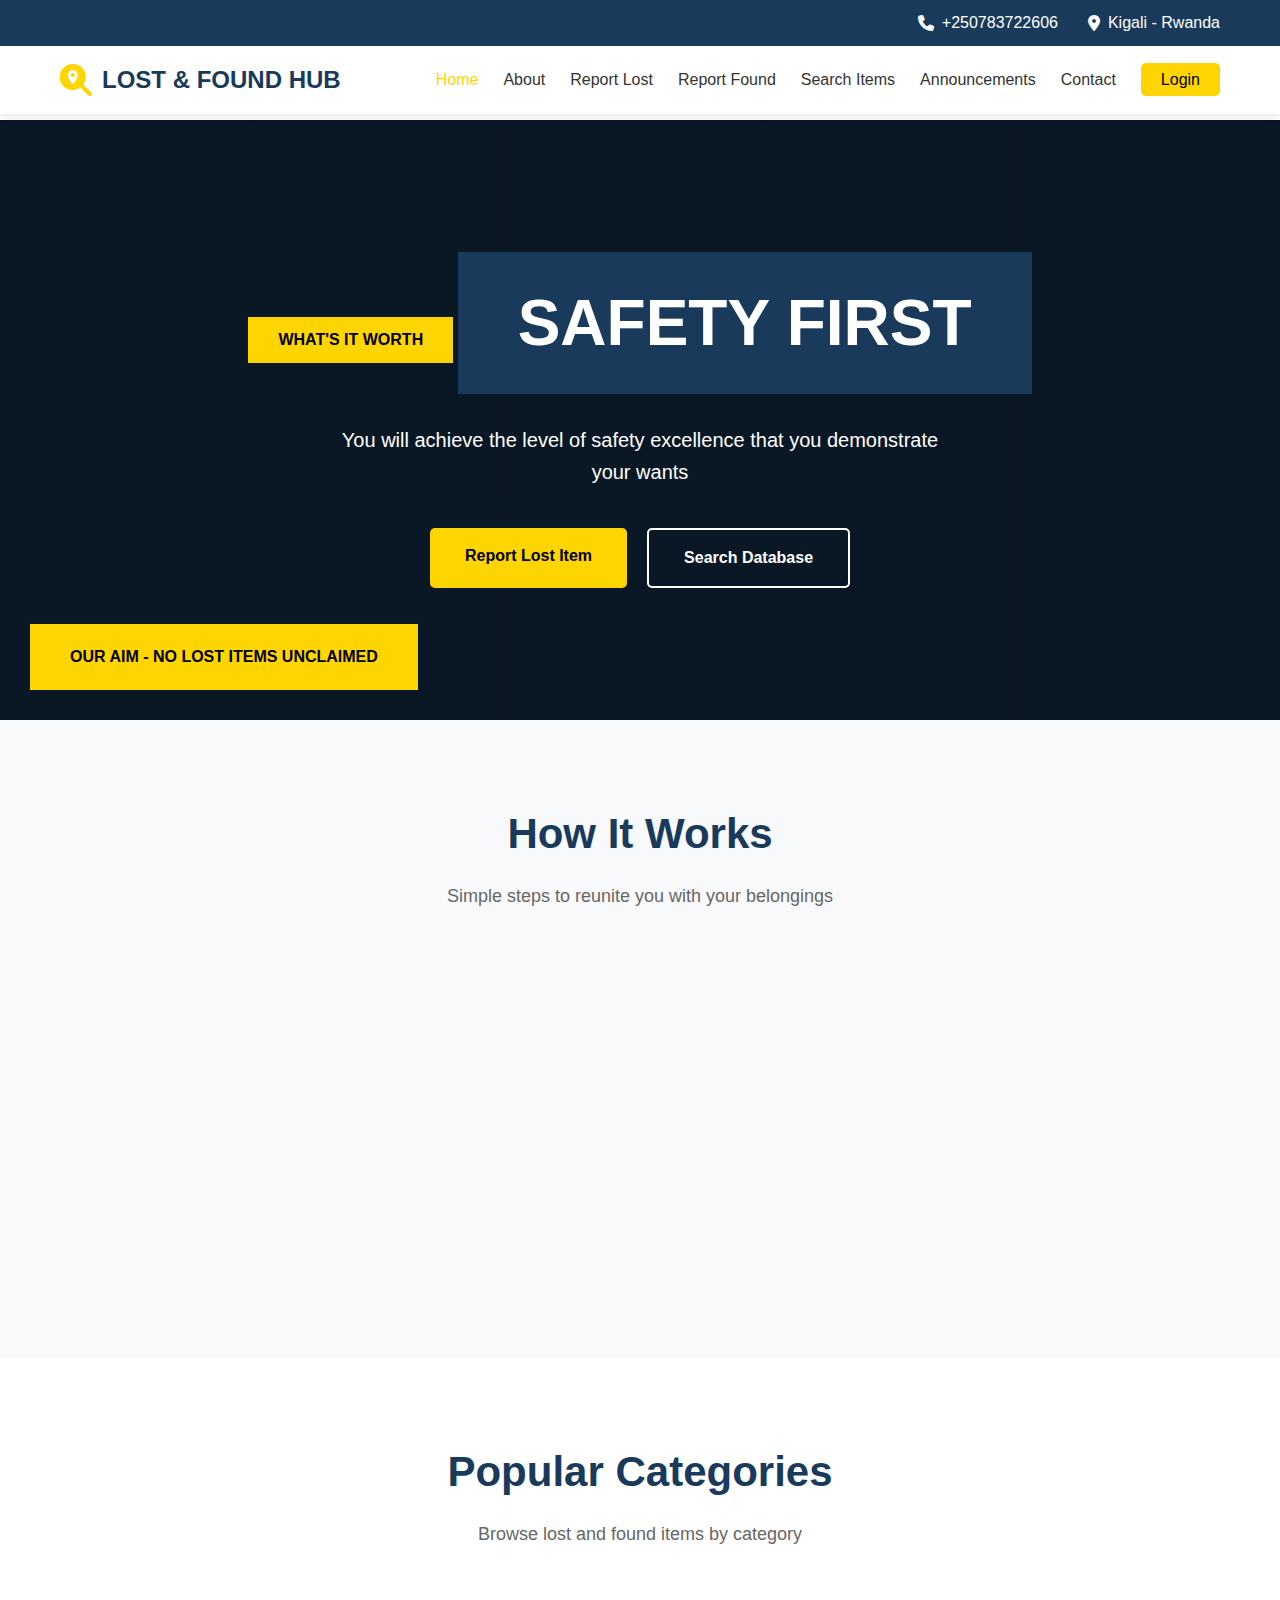
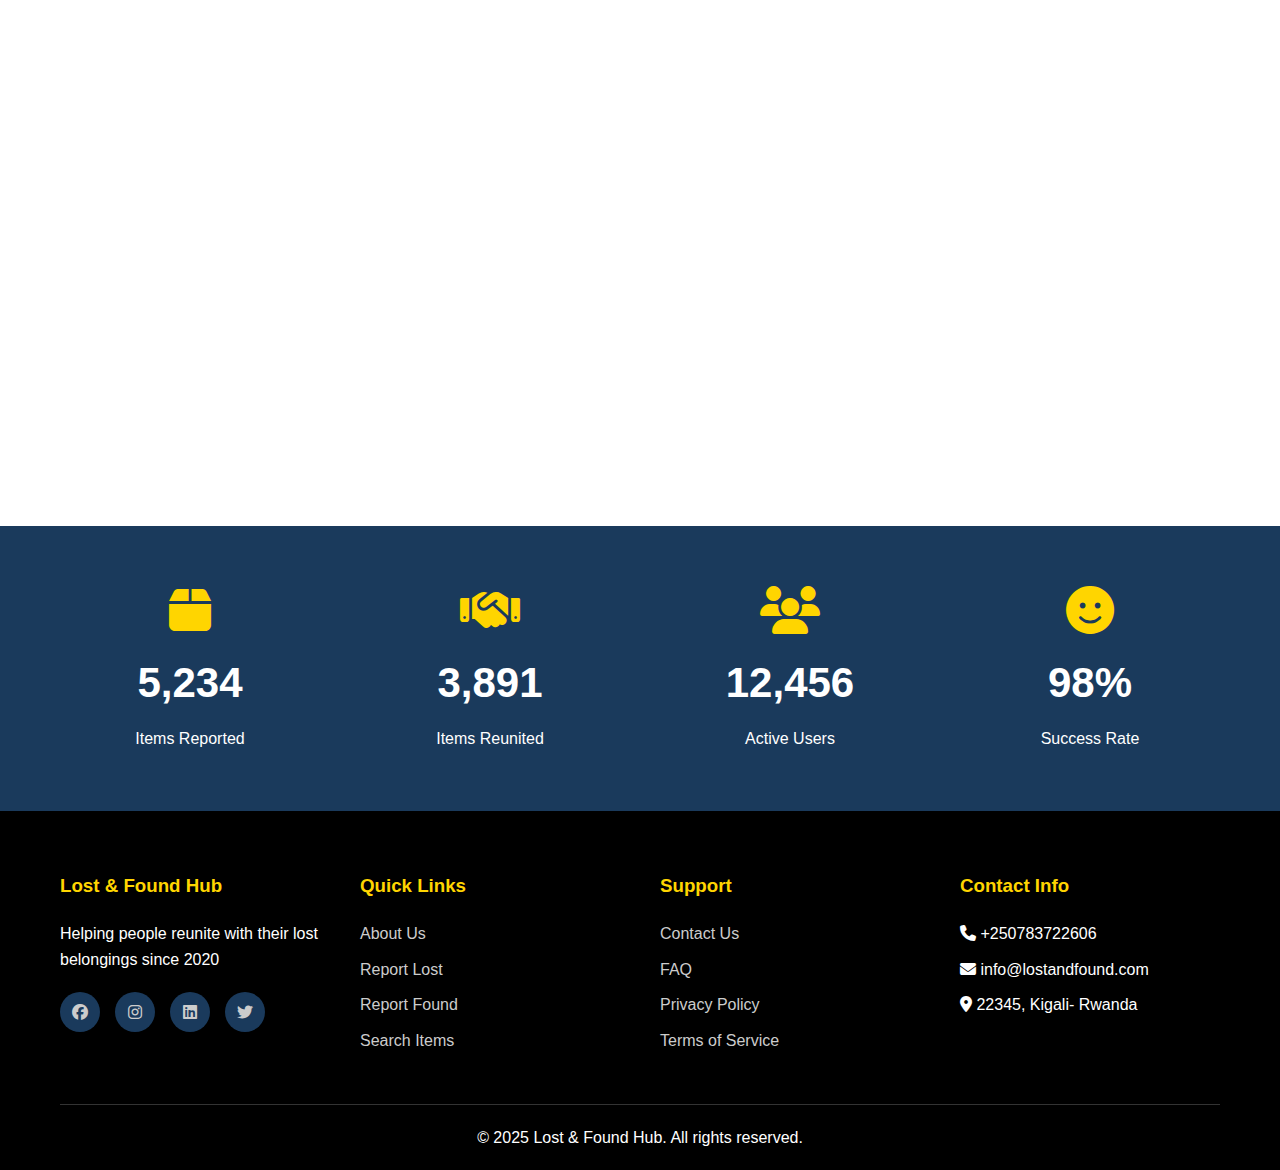
<file: index.html>
<!DOCTYPE html>
<html lang="en">
<head>
    <meta charset="UTF-8">
    <meta name="viewport" content="width=device-width, initial-scale=1.0">
    <title>Lost & Found Hub - Find What Matters</title>
    <link rel="stylesheet" href="styles.css">
    <link rel="stylesheet" href="https://cdnjs.cloudflare.com/ajax/libs/font-awesome/6.4.0/css/all.min.css">
</head>
<body>
    <!-- Header -->
    <header class="header">
        <div class="top-bar">
            <div class="container">
                <div class="contact-info">
                    <div class="info-item">
                        <i class="fas fa-phone"></i>
                        <span>+250783722606</span>
                    </div>
                    <div class="info-item">
                        <i class="fas fa-map-marker-alt"></i>
                        <span>Kigali - Rwanda</span>
                    </div>
                </div>
            </div>
        </div>
        
        <nav class="navbar">
            <div class="container">
                <div class="logo">
                    <i class="fas fa-search-location"></i>
                    <h1>LOST & FOUND HUB</h1>
                </div>
                <ul class="nav-menu">
                    <li><a href="index.html" class="active">Home</a></li>
                    <li><a href="about.html">About</a></li>
                    <li><a href="report-lost.html">Report Lost</a></li>
                    <li><a href="report-found.html">Report Found</a></li>
                    <li><a href="search-items.html">Search Items</a></li>
                    <li><a href="announcements.html">Announcements</a></li>
                    <li><a href="contact.html">Contact</a></li>
                    <li><a href="login.html" class="btn-login">Login</a></li>
                </ul>
                <div class="hamburger">
                    <span></span>
                    <span></span>
                    <span></span>
                </div>
            </div>
        </nav>
    </header>

    <!-- Hero Section -->
    <section class="hero">
        <div class="hero-overlay"></div>
        <div class="container">
            <div class="hero-content">
                <div class="hero-badge">WHAT'S IT WORTH</div>
                <h2 class="hero-title">SAFETY FIRST</h2>
                <p class="hero-text">You will achieve the level of safety excellence that you demonstrate your wants</p>
                <div class="hero-buttons">
                    <a href="report-lost.html" class="btn btn-primary">Report Lost Item</a>
                    <a href="search-items.html" class="btn btn-secondary">Search Database</a>
                </div>
            </div>
        </div>
        <div class="hero-aim">
            <p>OUR AIM - NO LOST ITEMS UNCLAIMED</p>
        </div>
    </section>

    <!-- Features Section -->
    <section class="features">
        <div class="container">
            <div class="section-header">
                <h2>How It Works</h2>
                <p>Simple steps to reunite you with your belongings</p>
            </div>
            <div class="features-grid">
                <div class="feature-card">
                    <div class="feature-icon">
                        <i class="fas fa-exclamation-triangle"></i>
                    </div>
                    <h3>Report Lost</h3>
                    <p>Quickly report your lost item with detailed description and location</p>
                </div>
                <div class="feature-card">
                    <div class="feature-icon">
                        <i class="fas fa-check-circle"></i>
                    </div>
                    <h3>Report Found</h3>
                    <p>Found something? Help someone by reporting it to our database</p>
                </div>
                <div class="feature-card">
                    <div class="feature-icon">
                        <i class="fas fa-search"></i>
                    </div>
                    <h3>Search Database</h3>
                    <p>Search our comprehensive database of lost and found items</p>
                </div>
                <div class="feature-card">
                    <div class="feature-icon">
                        <i class="fas fa-bell"></i>
                    </div>
                    <h3>Get Notifications</h3>
                    <p>Receive instant alerts when matching items are found</p>
                </div>
            </div>
        </div>
    </section>

    <!-- Categories Section -->
    <section class="categories">
        <div class="container">
            <div class="section-header">
                <h2>Popular Categories</h2>
                <p>Browse lost and found items by category</p>
            </div>
            <div class="categories-grid">
                <div class="category-card">
                    <i class="fas fa-id-card"></i>
                    <h3>IDs & Documents</h3>
                    <span class="count">324 items</span>
                </div>
                <div class="category-card">
                    <i class="fas fa-mobile-alt"></i>
                    <h3>Electronics</h3>
                    <span class="count">189 items</span>
                </div>
                <div class="category-card">
                    <i class="fas fa-wallet"></i>
                    <h3>Wallets & Purses</h3>
                    <span class="count">256 items</span>
                </div>
                <div class="category-card">
                    <i class="fas fa-key"></i>
                    <h3>Keys</h3>
                    <span class="count">412 items</span>
                </div>
                <div class="category-card">
                    <i class="fas fa-camera"></i>
                    <h3>Personal Items</h3>
                    <span class="count">178 items</span>
                </div>
                <div class="category-card">
                    <i class="fas fa-briefcase"></i>
                    <h3>Bags & Luggage</h3>
                    <span class="count">143 items</span>
                </div>
            </div>
        </div>
    </section>

    <!-- Stats Section -->
    <section class="stats">
        <div class="container">
            <div class="stats-grid">
                <div class="stat-item">
                    <i class="fas fa-box"></i>
                    <h3>5,234</h3>
                    <p>Items Reported</p>
                </div>
                <div class="stat-item">
                    <i class="fas fa-handshake"></i>
                    <h3>3,891</h3>
                    <p>Items Reunited</p>
                </div>
                <div class="stat-item">
                    <i class="fas fa-users"></i>
                    <h3>12,456</h3>
                    <p>Active Users</p>
                </div>
                <div class="stat-item">
                    <i class="fas fa-smile"></i>
                    <h3>98%</h3>
                    <p>Success Rate</p>
                </div>
            </div>
        </div>
    </section>

    <!-- Footer -->
    <footer class="footer">
        <div class="container">
            <div class="footer-content">
                <div class="footer-section">
                    <h3>Lost & Found Hub</h3>
                    <p>Helping people reunite with their lost belongings since 2020</p>
                    <div class="social-links">
                        <a href="#"><i class="fab fa-facebook"></i></a>
                        <a href="#"><i class="fab fa-instagram"></i></a>
                        <a href="#"><i class="fab fa-linkedin"></i></a>
                        <a href="#"><i class="fab fa-twitter"></i></a>
                    </div>
                </div>
                <div class="footer-section">
                    <h3>Quick Links</h3>
                    <ul>
                        <li><a href="about.html">About Us</a></li>
                        <li><a href="report-lost.html">Report Lost</a></li>
                        <li><a href="report-found.html">Report Found</a></li>
                        <li><a href="search-items.html">Search Items</a></li>
                    </ul>
                </div>
                <div class="footer-section">
                    <h3>Support</h3>
                    <ul>
                        <li><a href="contact.html">Contact Us</a></li>
                        <li><a href="#">FAQ</a></li>
                        <li><a href="#">Privacy Policy</a></li>
                        <li><a href="#">Terms of Service</a></li>
                    </ul>
                </div>
                <div class="footer-section">
                    <h3>Contact Info</h3>
                    <ul>
                        <li><i class="fas fa-phone"></i> +250783722606</li>
                        <li><i class="fas fa-envelope"></i> info@lostandfound.com</li>
                        <li><i class="fas fa-map-marker-alt"></i> 22345, Kigali- Rwanda</li>
                    </ul>
                </div>
            </div>
            <div class="footer-bottom">
                <p>&copy; 2025 Lost & Found Hub. All rights reserved.</p>
            </div>
        </div>
    </footer>

    <script src="script.js"></script>
</body>
</html>
</file>
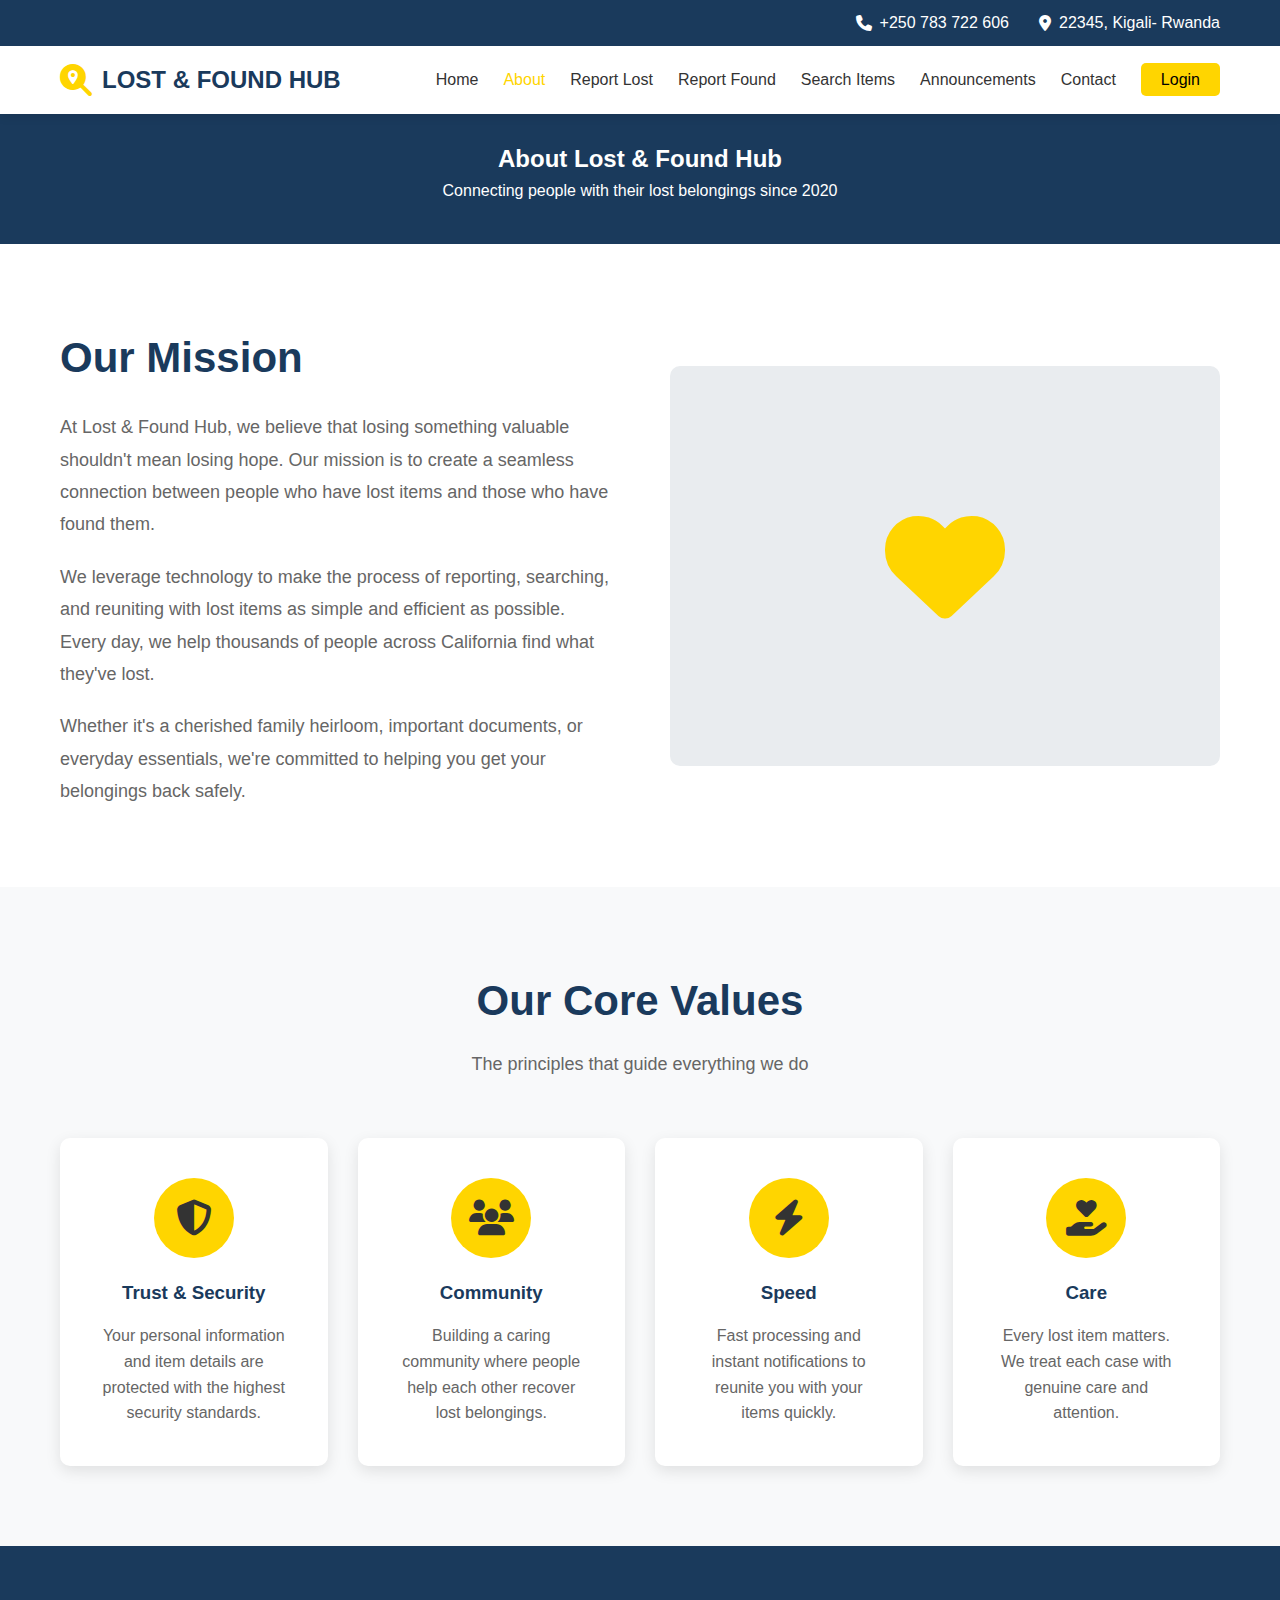
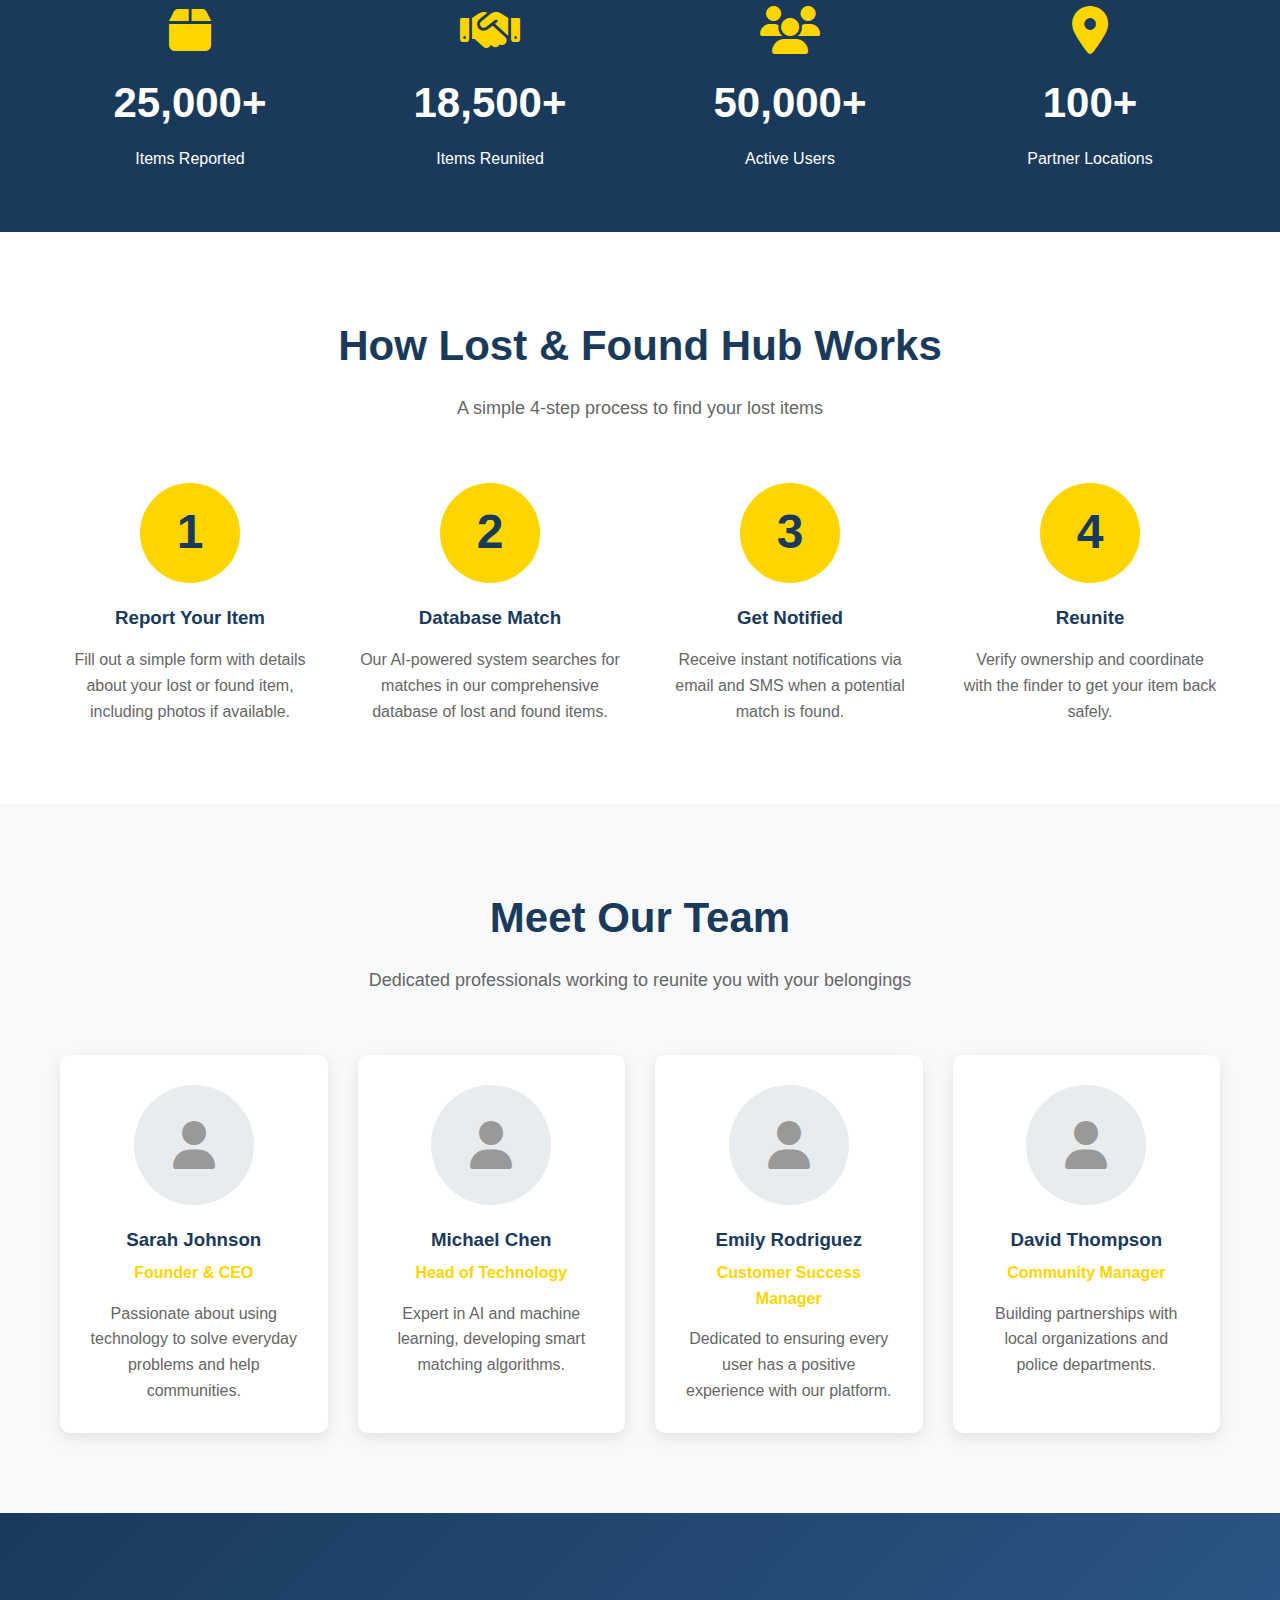
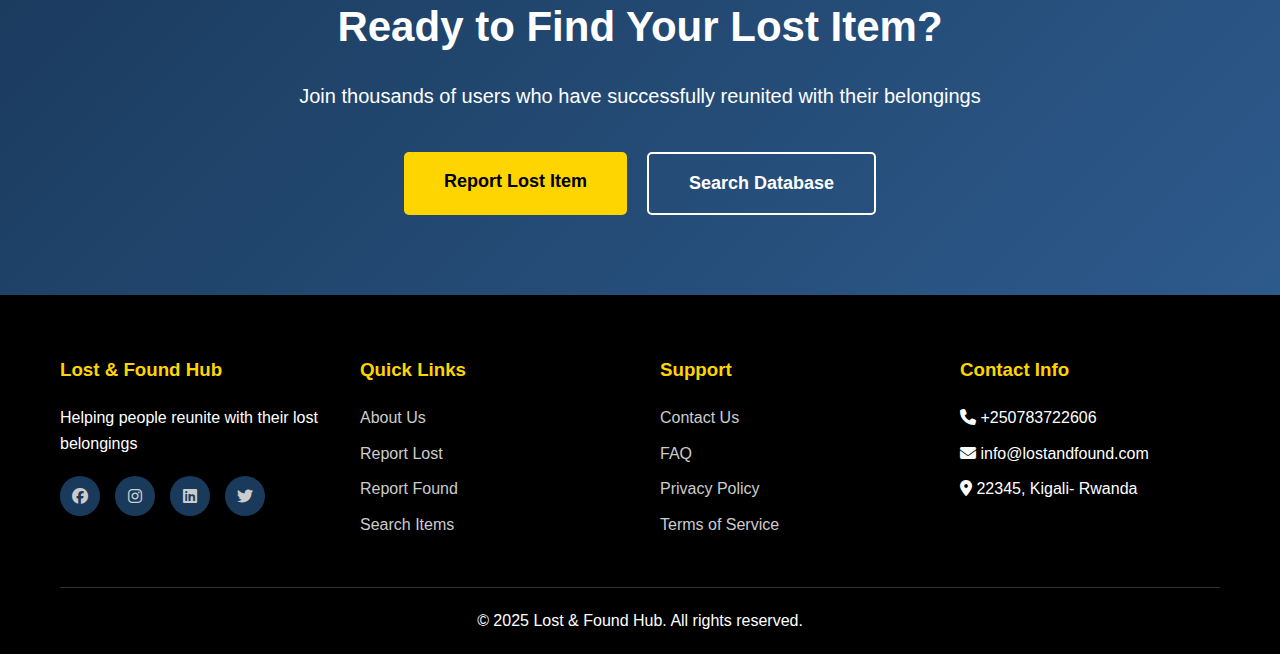
<file: about.html>
<!DOCTYPE html>
<html lang="en">
<head>
    <meta charset="UTF-8">
    <meta name="viewport" content="width=device-width, initial-scale=1.0">
    <title>About Us - Lost & Found Hub</title>
    <link rel="stylesheet" href="styles.css">
    <link rel="stylesheet" href="https://cdnjs.cloudflare.com/ajax/libs/font-awesome/6.4.0/css/all.min.css">
</head>
<body>
    <header class="header">
        <div class="top-bar">
            <div class="container">
                <div class="contact-info">
                    <div class="info-item">
                        <i class="fas fa-phone"></i>
                        <span>+250 783 722 606</span>
                    </div>
                    <div class="info-item">
                        <i class="fas fa-map-marker-alt"></i>
                        <span>22345, Kigali- Rwanda</span>
                    </div>
                </div>
            </div>
        </div>
        
        <nav class="navbar">
            <div class="container">
                <div class="logo">
                    <i class="fas fa-search-location"></i>
                    <h1>LOST & FOUND HUB</h1>
                </div>
                <ul class="nav-menu">
                    <li><a href="index.html">Home</a></li>
                    <li><a href="about.html" class="active">About</a></li>
                    <li><a href="report-lost.html">Report Lost</a></li>
                    <li><a href="report-found.html">Report Found</a></li>
                    <li><a href="search-items.html">Search Items</a></li>
                    <li><a href="announcements.html">Announcements</a></li>
                    <li><a href="contact.html">Contact</a></li>
                    <li><a href="login.html" class="btn-login">Login</a></li>
                </ul>
                <div class="hamburger">
                    <span></span>
                    <span></span>
                    <span></span>
                </div>
            </div>
        </nav>
    </header>

    <section class="search-header">
        <div class="container">
            <h2>About Lost & Found Hub</h2>
            <p>Connecting people with their lost belongings since 2020</p>
        </div>
    </section>

    <!-- Mission Section -->
    <section style="padding: 80px 0;">
        <div class="container">
            <div style="display: grid; grid-template-columns: 1fr 1fr; gap: 60px; align-items: center;">
                <div>
                    <h2 style="color: #1a3a5c; font-size: 42px; margin-bottom: 20px;">Our Mission</h2>
                    <p style="color: #666; font-size: 18px; line-height: 1.8; margin-bottom: 20px;">
                        At Lost & Found Hub, we believe that losing something valuable shouldn't mean losing hope. Our mission is to create a seamless connection between people who have lost items and those who have found them.
                    </p>
                    <p style="color: #666; font-size: 18px; line-height: 1.8; margin-bottom: 20px;">
                        We leverage technology to make the process of reporting, searching, and reuniting with lost items as simple and efficient as possible. Every day, we help thousands of people across California find what they've lost.
                    </p>
                    <p style="color: #666; font-size: 18px; line-height: 1.8;">
                        Whether it's a cherished family heirloom, important documents, or everyday essentials, we're committed to helping you get your belongings back safely.
                    </p>
                </div>
                <div style="background: #e9ecef; height: 400px; border-radius: 10px; display: flex; align-items: center; justify-content: center;">
                    <i class="fas fa-heart" style="font-size: 120px; color: #FFD500;"></i>
                </div>
            </div>
        </div>
    </section>

    <!-- Values Section -->
    <section style="padding: 80px 0; background: #f8f9fa;">
        <div class="container">
            <div class="section-header">
                <h2>Our Core Values</h2>
                <p>The principles that guide everything we do</p>
            </div>
            <div style="display: grid; grid-template-columns: repeat(auto-fit, minmax(250px, 1fr)); gap: 30px;">
                <div style="background: white; padding: 40px; text-align: center; border-radius: 10px; box-shadow: 0 5px 15px rgba(0,0,0,0.1);">
                    <div style="width: 80px; height: 80px; background: #FFD500; border-radius: 50%; display: flex; align-items: center; justify-content: center; margin: 0 auto 20px;">
                        <i class="fas fa-shield-alt" style="font-size: 36px;"></i>
                    </div>
                    <h3 style="color: #1a3a5c; margin-bottom: 15px;">Trust & Security</h3>
                    <p style="color: #666;">Your personal information and item details are protected with the highest security standards.</p>
                </div>
                <div style="background: white; padding: 40px; text-align: center; border-radius: 10px; box-shadow: 0 5px 15px rgba(0,0,0,0.1);">
                    <div style="width: 80px; height: 80px; background: #FFD500; border-radius: 50%; display: flex; align-items: center; justify-content: center; margin: 0 auto 20px;">
                        <i class="fas fa-users" style="font-size: 36px;"></i>
                    </div>
                    <h3 style="color: #1a3a5c; margin-bottom: 15px;">Community</h3>
                    <p style="color: #666;">Building a caring community where people help each other recover lost belongings.</p>
                </div>
                <div style="background: white; padding: 40px; text-align: center; border-radius: 10px; box-shadow: 0 5px 15px rgba(0,0,0,0.1);">
                    <div style="width: 80px; height: 80px; background: #FFD500; border-radius: 50%; display: flex; align-items: center; justify-content: center; margin: 0 auto 20px;">
                        <i class="fas fa-bolt" style="font-size: 36px;"></i>
                    </div>
                    <h3 style="color: #1a3a5c; margin-bottom: 15px;">Speed</h3>
                    <p style="color: #666;">Fast processing and instant notifications to reunite you with your items quickly.</p>
                </div>
                <div style="background: white; padding: 40px; text-align: center; border-radius: 10px; box-shadow: 0 5px 15px rgba(0,0,0,0.1);">
                    <div style="width: 80px; height: 80px; background: #FFD500; border-radius: 50%; display: flex; align-items: center; justify-content: center; margin: 0 auto 20px;">
                        <i class="fas fa-hand-holding-heart" style="font-size: 36px;"></i>
                    </div>
                    <h3 style="color: #1a3a5c; margin-bottom: 15px;">Care</h3>
                    <p style="color: #666;">Every lost item matters. We treat each case with genuine care and attention.</p>
                </div>
            </div>
        </div>
    </section>

    <!-- Stats Section -->
    <section class="stats">
        <div class="container">
            <div class="stats-grid">
                <div class="stat-item">
                    <i class="fas fa-box"></i>
                    <h3>25,000+</h3>
                    <p>Items Reported</p>
                </div>
                <div class="stat-item">
                    <i class="fas fa-handshake"></i>
                    <h3>18,500+</h3>
                    <p>Items Reunited</p>
                </div>
                <div class="stat-item">
                    <i class="fas fa-users"></i>
                    <h3>50,000+</h3>
                    <p>Active Users</p>
                </div>
                <div class="stat-item">
                    <i class="fas fa-map-marker-alt"></i>
                    <h3>100+</h3>
                    <p>Partner Locations</p>
                </div>
            </div>
        </div>
    </section>

    <!-- How It Works Section -->
    <section style="padding: 80px 0;">
        <div class="container">
            <div class="section-header">
                <h2>How Lost & Found Hub Works</h2>
                <p>A simple 4-step process to find your lost items</p>
            </div>
            <div style="display: grid; grid-template-columns: repeat(auto-fit, minmax(250px, 1fr)); gap: 40px;">
                <div style="text-align: center;">
                    <div style="width: 100px; height: 100px; background: #FFD500; border-radius: 50%; display: flex; align-items: center; justify-content: center; margin: 0 auto 20px; font-size: 48px; font-weight: bold; color: #1a3a5c;">1</div>
                    <h3 style="color: #1a3a5c; margin-bottom: 15px;">Report Your Item</h3>
                    <p style="color: #666;">Fill out a simple form with details about your lost or found item, including photos if available.</p>
                </div>
                <div style="text-align: center;">
                    <div style="width: 100px; height: 100px; background: #FFD500; border-radius: 50%; display: flex; align-items: center; justify-content: center; margin: 0 auto 20px; font-size: 48px; font-weight: bold; color: #1a3a5c;">2</div>
                    <h3 style="color: #1a3a5c; margin-bottom: 15px;">Database Match</h3>
                    <p style="color: #666;">Our AI-powered system searches for matches in our comprehensive database of lost and found items.</p>
                </div>
                <div style="text-align: center;">
                    <div style="width: 100px; height: 100px; background: #FFD500; border-radius: 50%; display: flex; align-items: center; justify-content: center; margin: 0 auto 20px; font-size: 48px; font-weight: bold; color: #1a3a5c;">3</div>
                    <h3 style="color: #1a3a5c; margin-bottom: 15px;">Get Notified</h3>
                    <p style="color: #666;">Receive instant notifications via email and SMS when a potential match is found.</p>
                </div>
                <div style="text-align: center;">
                    <div style="width: 100px; height: 100px; background: #FFD500; border-radius: 50%; display: flex; align-items: center; justify-content: center; margin: 0 auto 20px; font-size: 48px; font-weight: bold; color: #1a3a5c;">4</div>
                    <h3 style="color: #1a3a5c; margin-bottom: 15px;">Reunite</h3>
                    <p style="color: #666;">Verify ownership and coordinate with the finder to get your item back safely.</p>
                </div>
            </div>
        </div>
    </section>

    <!-- Team Section -->
    <section style="padding: 80px 0; background: #f8f9fa;">
        <div class="container">
            <div class="section-header">
                <h2>Meet Our Team</h2>
                <p>Dedicated professionals working to reunite you with your belongings</p>
            </div>
            <div style="display: grid; grid-template-columns: repeat(auto-fit, minmax(250px, 1fr)); gap: 30px;">
                <div style="background: white; padding: 30px; text-align: center; border-radius: 10px; box-shadow: 0 5px 15px rgba(0,0,0,0.1);">
                    <div style="width: 120px; height: 120px; background: #e9ecef; border-radius: 50%; margin: 0 auto 20px; display: flex; align-items: center; justify-content: center;">
                        <i class="fas fa-user" style="font-size: 48px; color: #999;"></i>
                    </div>
                    <h3 style="color: #1a3a5c; margin-bottom: 5px;">Sarah Johnson</h3>
                    <p style="color: #FFD500; font-weight: bold; margin-bottom: 15px;">Founder & CEO</p>
                    <p style="color: #666;">Passionate about using technology to solve everyday problems and help communities.</p>
                </div>
                <div style="background: white; padding: 30px; text-align: center; border-radius: 10px; box-shadow: 0 5px 15px rgba(0,0,0,0.1);">
                    <div style="width: 120px; height: 120px; background: #e9ecef; border-radius: 50%; margin: 0 auto 20px; display: flex; align-items: center; justify-content: center;">
                        <i class="fas fa-user" style="font-size: 48px; color: #999;"></i>
                    </div>
                    <h3 style="color: #1a3a5c; margin-bottom: 5px;">Michael Chen</h3>
                    <p style="color: #FFD500; font-weight: bold; margin-bottom: 15px;">Head of Technology</p>
                    <p style="color: #666;">Expert in AI and machine learning, developing smart matching algorithms.</p>
                </div>
                <div style="background: white; padding: 30px; text-align: center; border-radius: 10px; box-shadow: 0 5px 15px rgba(0,0,0,0.1);">
                    <div style="width: 120px; height: 120px; background: #e9ecef; border-radius: 50%; margin: 0 auto 20px; display: flex; align-items: center; justify-content: center;">
                        <i class="fas fa-user" style="font-size: 48px; color: #999;"></i>
                    </div>
                    <h3 style="color: #1a3a5c; margin-bottom: 5px;">Emily Rodriguez</h3>
                    <p style="color: #FFD500; font-weight: bold; margin-bottom: 15px;">Customer Success Manager</p>
                    <p style="color: #666;">Dedicated to ensuring every user has a positive experience with our platform.</p>
                </div>
                <div style="background: white; padding: 30px; text-align: center; border-radius: 10px; box-shadow: 0 5px 15px rgba(0,0,0,0.1);">
                    <div style="width: 120px; height: 120px; background: #e9ecef; border-radius: 50%; margin: 0 auto 20px; display: flex; align-items: center; justify-content: center;">
                        <i class="fas fa-user" style="font-size: 48px; color: #999;"></i>
                    </div>
                    <h3 style="color: #1a3a5c; margin-bottom: 5px;">David Thompson</h3>
                    <p style="color: #FFD500; font-weight: bold; margin-bottom: 15px;">Community Manager</p>
                    <p style="color: #666;">Building partnerships with local organizations and police departments.</p>
                </div>
            </div>
        </div>
    </section>

    <!-- CTA Section -->
    <section style="padding: 80px 0; background: linear-gradient(135deg, #1a3a5c 0%, #2d5a8c 100%); color: white; text-align: center;">
        <div class="container">
            <h2 style="font-size: 42px; margin-bottom: 20px;">Ready to Find Your Lost Item?</h2>
            <p style="font-size: 20px; margin-bottom: 40px;">Join thousands of users who have successfully reunited with their belongings</p>
            <div style="display: flex; gap: 20px; justify-content: center;">
                <a href="report-lost.html" class="btn btn-primary" style="padding: 15px 40px; font-size: 18px;">Report Lost Item</a>
                <a href="search-items.html" class="btn btn-secondary" style="padding: 15px 40px; font-size: 18px;">Search Database</a>
            </div>
        </div>
    </section>

    <footer class="footer">
        <div class="container">
            <div class="footer-content">
                <div class="footer-section">
                    <h3>Lost & Found Hub</h3>
                    <p>Helping people reunite with their lost belongings</p>
                    <div class="social-links">
                        <a href="#"><i class="fab fa-facebook"></i></a>
                        <a href="#"><i class="fab fa-instagram"></i></a>
                        <a href="#"><i class="fab fa-linkedin"></i></a>
                        <a href="#"><i class="fab fa-twitter"></i></a>
                    </div>
                </div>
                <div class="footer-section">
                    <h3>Quick Links</h3>
                    <ul>
                        <li><a href="about.html">About Us</a></li>
                        <li><a href="report-lost.html">Report Lost</a></li>
                        <li><a href="report-found.html">Report Found</a></li>
                        <li><a href="search-items.html">Search Items</a></li>
                    </ul>
                </div>
                <div class="footer-section">
                    <h3>Support</h3>
                    <ul>
                        <li><a href="contact.html">Contact Us</a></li>
                        <li><a href="#">FAQ</a></li>
                        <li><a href="#">Privacy Policy</a></li>
                        <li><a href="#">Terms of Service</a></li>
                    </ul>
                </div>
                <div class="footer-section">
                    <h3>Contact Info</h3>
                    <ul>
                        <li><i class="fas fa-phone"></i> +250783722606</li>
                        <li><i class="fas fa-envelope"></i> info@lostandfound.com</li>
                        <li><i class="fas fa-map-marker-alt"></i> 22345, Kigali- Rwanda</li>
                    </ul>
                </div>
            </div>
            <div class="footer-bottom">
                <p>&copy; 2025 Lost & Found Hub. All rights reserved.</p>
            </div>
        </div>
    </footer>

    <script src="script.js"></script>
</body>
</html>
</file>
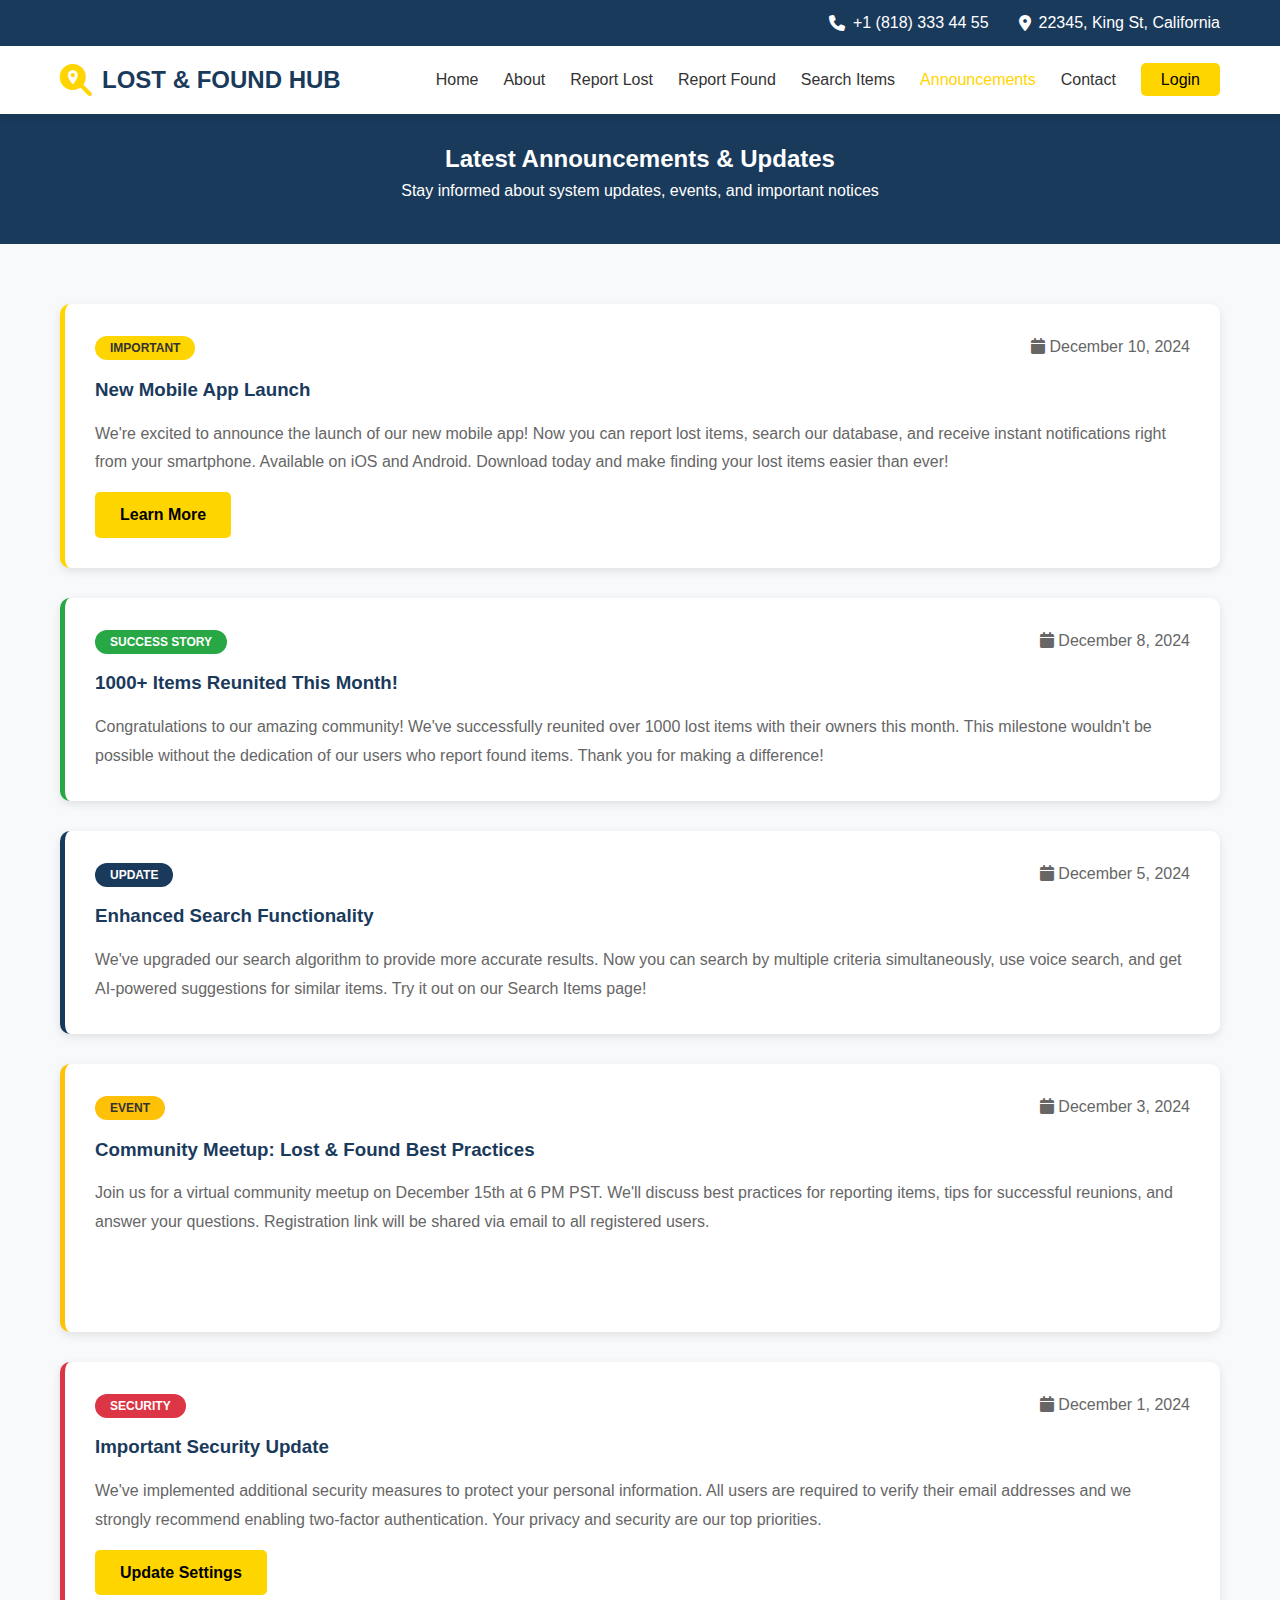
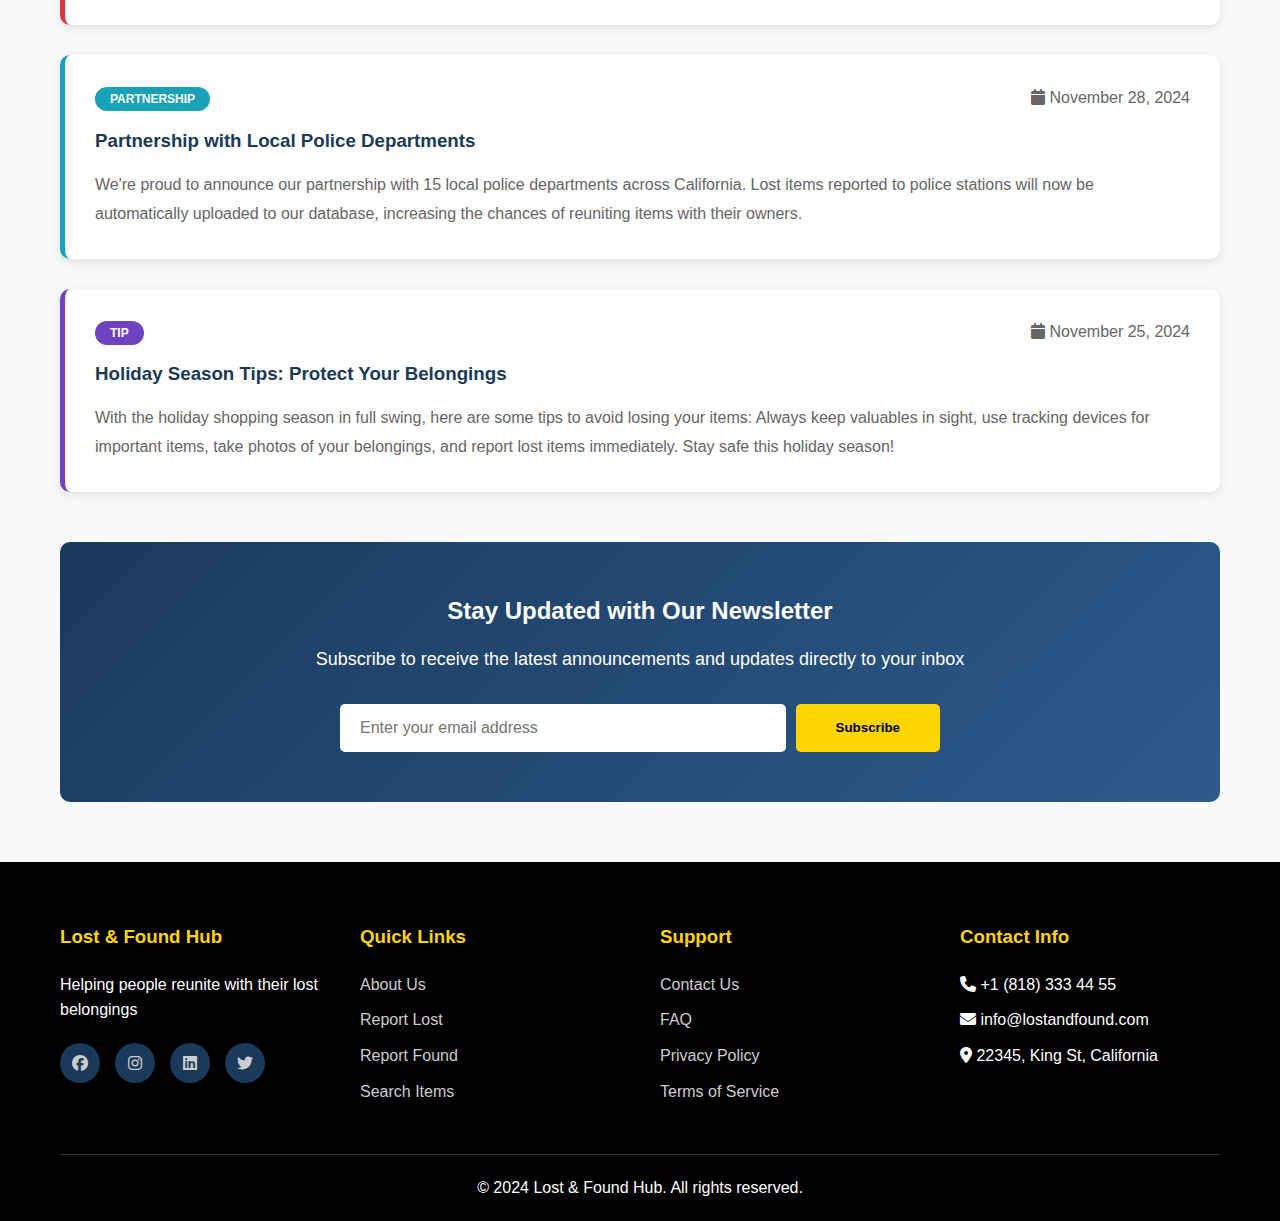
<file: announcements.html>
<!DOCTYPE html>
<html lang="en">
<head>
    <meta charset="UTF-8">
    <meta name="viewport" content="width=device-width, initial-scale=1.0">
    <title>Announcements - Lost & Found Hub</title>
    <link rel="stylesheet" href="styles.css">
    <link rel="stylesheet" href="https://cdnjs.cloudflare.com/ajax/libs/font-awesome/6.4.0/css/all.min.css">
</head>
<body>
    <header class="header">
        <div class="top-bar">
            <div class="container">
                <div class="contact-info">
                    <div class="info-item">
                        <i class="fas fa-phone"></i>
                        <span>+1 (818) 333 44 55</span>
                    </div>
                    <div class="info-item">
                        <i class="fas fa-map-marker-alt"></i>
                        <span>22345, King St, California</span>
                    </div>
                </div>
            </div>
        </div>
        
        <nav class="navbar">
            <div class="container">
                <div class="logo">
                    <i class="fas fa-search-location"></i>
                    <h1>LOST & FOUND HUB</h1>
                </div>
                <ul class="nav-menu">
                    <li><a href="index.html">Home</a></li>
                    <li><a href="about.html">About</a></li>
                    <li><a href="report-lost.html">Report Lost</a></li>
                    <li><a href="report-found.html">Report Found</a></li>
                    <li><a href="search-items.html">Search Items</a></li>
                    <li><a href="announcements.html" class="active">Announcements</a></li>
                    <li><a href="contact.html">Contact</a></li>
                    <li><a href="login.html" class="btn-login">Login</a></li>
                </ul>
                <div class="hamburger">
                    <span></span>
                    <span></span>
                    <span></span>
                </div>
            </div>
        </nav>
    </header>

    <section class="search-header">
        <div class="container">
            <h2>Latest Announcements & Updates</h2>
            <p>Stay informed about system updates, events, and important notices</p>
        </div>
    </section>

    <section style="padding: 60px 0; background: #f8f9fa;">
        <div class="container">
            <div style="display: grid; gap: 30px;">
                <!-- Announcement 1 -->
                <div style="background: white; padding: 30px; border-radius: 10px; box-shadow: 0 3px 10px rgba(0,0,0,0.1); border-left: 5px solid #FFD500;">
                    <div style="display: flex; justify-content: space-between; align-items: start; margin-bottom: 15px;">
                        <div>
                            <span style="background: #FFD500; padding: 5px 15px; border-radius: 20px; font-size: 12px; font-weight: bold;">IMPORTANT</span>
                        </div>
                        <span style="color: #666;"><i class="fas fa-calendar"></i> December 10, 2024</span>
                    </div>
                    <h3 style="color: #1a3a5c; margin: 15px 0;">New Mobile App Launch</h3>
                    <p style="color: #666; line-height: 1.8;">We're excited to announce the launch of our new mobile app! Now you can report lost items, search our database, and receive instant notifications right from your smartphone. Available on iOS and Android. Download today and make finding your lost items easier than ever!</p>
                    <a href="#" class="btn btn-primary" style="margin-top: 15px; padding: 10px 25px;">Learn More</a>
                </div>

                <!-- Announcement 2 -->
                <div style="background: white; padding: 30px; border-radius: 10px; box-shadow: 0 3px 10px rgba(0,0,0,0.1); border-left: 5px solid #28a745;">
                    <div style="display: flex; justify-content: space-between; align-items: start; margin-bottom: 15px;">
                        <div>
                            <span style="background: #28a745; color: white; padding: 5px 15px; border-radius: 20px; font-size: 12px; font-weight: bold;">SUCCESS STORY</span>
                        </div>
                        <span style="color: #666;"><i class="fas fa-calendar"></i> December 8, 2024</span>
                    </div>
                    <h3 style="color: #1a3a5c; margin: 15px 0;">1000+ Items Reunited This Month!</h3>
                    <p style="color: #666; line-height: 1.8;">Congratulations to our amazing community! We've successfully reunited over 1000 lost items with their owners this month. This milestone wouldn't be possible without the dedication of our users who report found items. Thank you for making a difference!</p>
                </div>

                <!-- Announcement 3 -->
                <div style="background: white; padding: 30px; border-radius: 10px; box-shadow: 0 3px 10px rgba(0,0,0,0.1); border-left: 5px solid #1a3a5c;">
                    <div style="display: flex; justify-content: space-between; align-items: start; margin-bottom: 15px;">
                        <div>
                            <span style="background: #1a3a5c; color: white; padding: 5px 15px; border-radius: 20px; font-size: 12px; font-weight: bold;">UPDATE</span>
                        </div>
                        <span style="color: #666;"><i class="fas fa-calendar"></i> December 5, 2024</span>
                    </div>
                    <h3 style="color: #1a3a5c; margin: 15px 0;">Enhanced Search Functionality</h3>
                    <p style="color: #666; line-height: 1.8;">We've upgraded our search algorithm to provide more accurate results. Now you can search by multiple criteria simultaneously, use voice search, and get AI-powered suggestions for similar items. Try it out on our Search Items page!</p>
                </div>

                <!-- Announcement 4 -->
                <div style="background: white; padding: 30px; border-radius: 10px; box-shadow: 0 3px 10px rgba(0,0,0,0.1); border-left: 5px solid #ffc107;">
                    <div style="display: flex; justify-content: space-between; align-items: start; margin-bottom: 15px;">
                        <div>
                            <span style="background: #ffc107; padding: 5px 15px; border-radius: 20px; font-size: 12px; font-weight: bold;">EVENT</span>
                        </div>
                        <span style="color: #666;"><i class="fas fa-calendar"></i> December 3, 2024</span>
                    </div>
                    <h3 style="color: #1a3a5c; margin: 15px 0;">Community Meetup: Lost & Found Best Practices</h3>
                    <p style="color: #666; line-height: 1.8;">Join us for a virtual community meetup on December 15th at 6 PM PST. We'll discuss best practices for reporting items, tips for successful reunions, and answer your questions. Registration link will be shared via email to all registered users.</p>
                    <a href="#" class="btn btn-secondary" style="margin-top: 15px; padding: 10px 25px;">Register Now</a>
                </div>

                <!-- Announcement 5 -->
                <div style="background: white; padding: 30px; border-radius: 10px; box-shadow: 0 3px 10px rgba(0,0,0,0.1); border-left: 5px solid #dc3545;">
                    <div style="display: flex; justify-content: space-between; align-items: start; margin-bottom: 15px;">
                        <div>
                            <span style="background: #dc3545; color: white; padding: 5px 15px; border-radius: 20px; font-size: 12px; font-weight: bold;">SECURITY</span>
                        </div>
                        <span style="color: #666;"><i class="fas fa-calendar"></i> December 1, 2024</span>
                    </div>
                    <h3 style="color: #1a3a5c; margin: 15px 0;">Important Security Update</h3>
                    <p style="color: #666; line-height: 1.8;">We've implemented additional security measures to protect your personal information. All users are required to verify their email addresses and we strongly recommend enabling two-factor authentication. Your privacy and security are our top priorities.</p>
                    <a href="#" class="btn btn-primary" style="margin-top: 15px; padding: 10px 25px;">Update Settings</a>
                </div>

                <!-- Announcement 6 -->
                <div style="background: white; padding: 30px; border-radius: 10px; box-shadow: 0 3px 10px rgba(0,0,0,0.1); border-left: 5px solid #17a2b8;">
                    <div style="display: flex; justify-content: space-between; align-items: start; margin-bottom: 15px;">
                        <div>
                            <span style="background: #17a2b8; color: white; padding: 5px 15px; border-radius: 20px; font-size: 12px; font-weight: bold;">PARTNERSHIP</span>
                        </div>
                        <span style="color: #666;"><i class="fas fa-calendar"></i> November 28, 2024</span>
                    </div>
                    <h3 style="color: #1a3a5c; margin: 15px 0;">Partnership with Local Police Departments</h3>
                    <p style="color: #666; line-height: 1.8;">We're proud to announce our partnership with 15 local police departments across California. Lost items reported to police stations will now be automatically uploaded to our database, increasing the chances of reuniting items with their owners.</p>
                </div>

                <!-- Announcement 7 -->
                <div style="background: white; padding: 30px; border-radius: 10px; box-shadow: 0 3px 10px rgba(0,0,0,0.1); border-left: 5px solid #6f42c1;">
                    <div style="display: flex; justify-content: space-between; align-items: start; margin-bottom: 15px;">
                        <div>
                            <span style="background: #6f42c1; color: white; padding: 5px 15px; border-radius: 20px; font-size: 12px; font-weight: bold;">TIP</span>
                        </div>
                        <span style="color: #666;"><i class="fas fa-calendar"></i> November 25, 2024</span>
                    </div>
                    <h3 style="color: #1a3a5c; margin: 15px 0;">Holiday Season Tips: Protect Your Belongings</h3>
                    <p style="color: #666; line-height: 1.8;">With the holiday shopping season in full swing, here are some tips to avoid losing your items: Always keep valuables in sight, use tracking devices for important items, take photos of your belongings, and report lost items immediately. Stay safe this holiday season!</p>
                </div>
            </div>

            <!-- Newsletter Subscription -->
            <div style="background: linear-gradient(135deg, #1a3a5c 0%, #2d5a8c 100%); padding: 50px; border-radius: 10px; margin-top: 50px; text-align: center; color: white;">
                <h2 style="margin-bottom: 15px;">Stay Updated with Our Newsletter</h2>
                <p style="margin-bottom: 30px; font-size: 18px;">Subscribe to receive the latest announcements and updates directly to your inbox</p>
                <div style="display: flex; gap: 10px; max-width: 600px; margin: 0 auto; flex-wrap: wrap; justify-content: center;">
                    <input type="email" placeholder="Enter your email address" style="flex: 1; min-width: 250px; padding: 15px 20px; border: none; border-radius: 5px; font-size: 16px;">
                    <button class="btn" style="background: #FFD500; color: #000; padding: 15px 40px; border: none; border-radius: 5px; font-weight: bold; cursor: pointer;">Subscribe</button>
                </div>
            </div>
        </div>
    </section>

    <footer class="footer">
        <div class="container">
            <div class="footer-content">
                <div class="footer-section">
                    <h3>Lost & Found Hub</h3>
                    <p>Helping people reunite with their lost belongings</p>
                    <div class="social-links">
                        <a href="#"><i class="fab fa-facebook"></i></a>
                        <a href="#"><i class="fab fa-instagram"></i></a>
                        <a href="#"><i class="fab fa-linkedin"></i></a>
                        <a href="#"><i class="fab fa-twitter"></i></a>
                    </div>
                </div>
                <div class="footer-section">
                    <h3>Quick Links</h3>
                    <ul>
                        <li><a href="about.html">About Us</a></li>
                        <li><a href="report-lost.html">Report Lost</a></li>
                        <li><a href="report-found.html">Report Found</a></li>
                        <li><a href="search-items.html">Search Items</a></li>
                    </ul>
                </div>
                <div class="footer-section">
                    <h3>Support</h3>
                    <ul>
                        <li><a href="contact.html">Contact Us</a></li>
                        <li><a href="#">FAQ</a></li>
                        <li><a href="#">Privacy Policy</a></li>
                        <li><a href="#">Terms of Service</a></li>
                    </ul>
                </div>
                <div class="footer-section">
                    <h3>Contact Info</h3>
                    <ul>
                        <li><i class="fas fa-phone"></i> +1 (818) 333 44 55</li>
                        <li><i class="fas fa-envelope"></i> info@lostandfound.com</li>
                        <li><i class="fas fa-map-marker-alt"></i> 22345, King St, California</li>
                    </ul>
                </div>
            </div>
            <div class="footer-bottom">
                <p>&copy; 2024 Lost & Found Hub. All rights reserved.</p>
            </div>
        </div>
    </footer>

    <script src="script.js"></script>
</body>
</html>
</file>
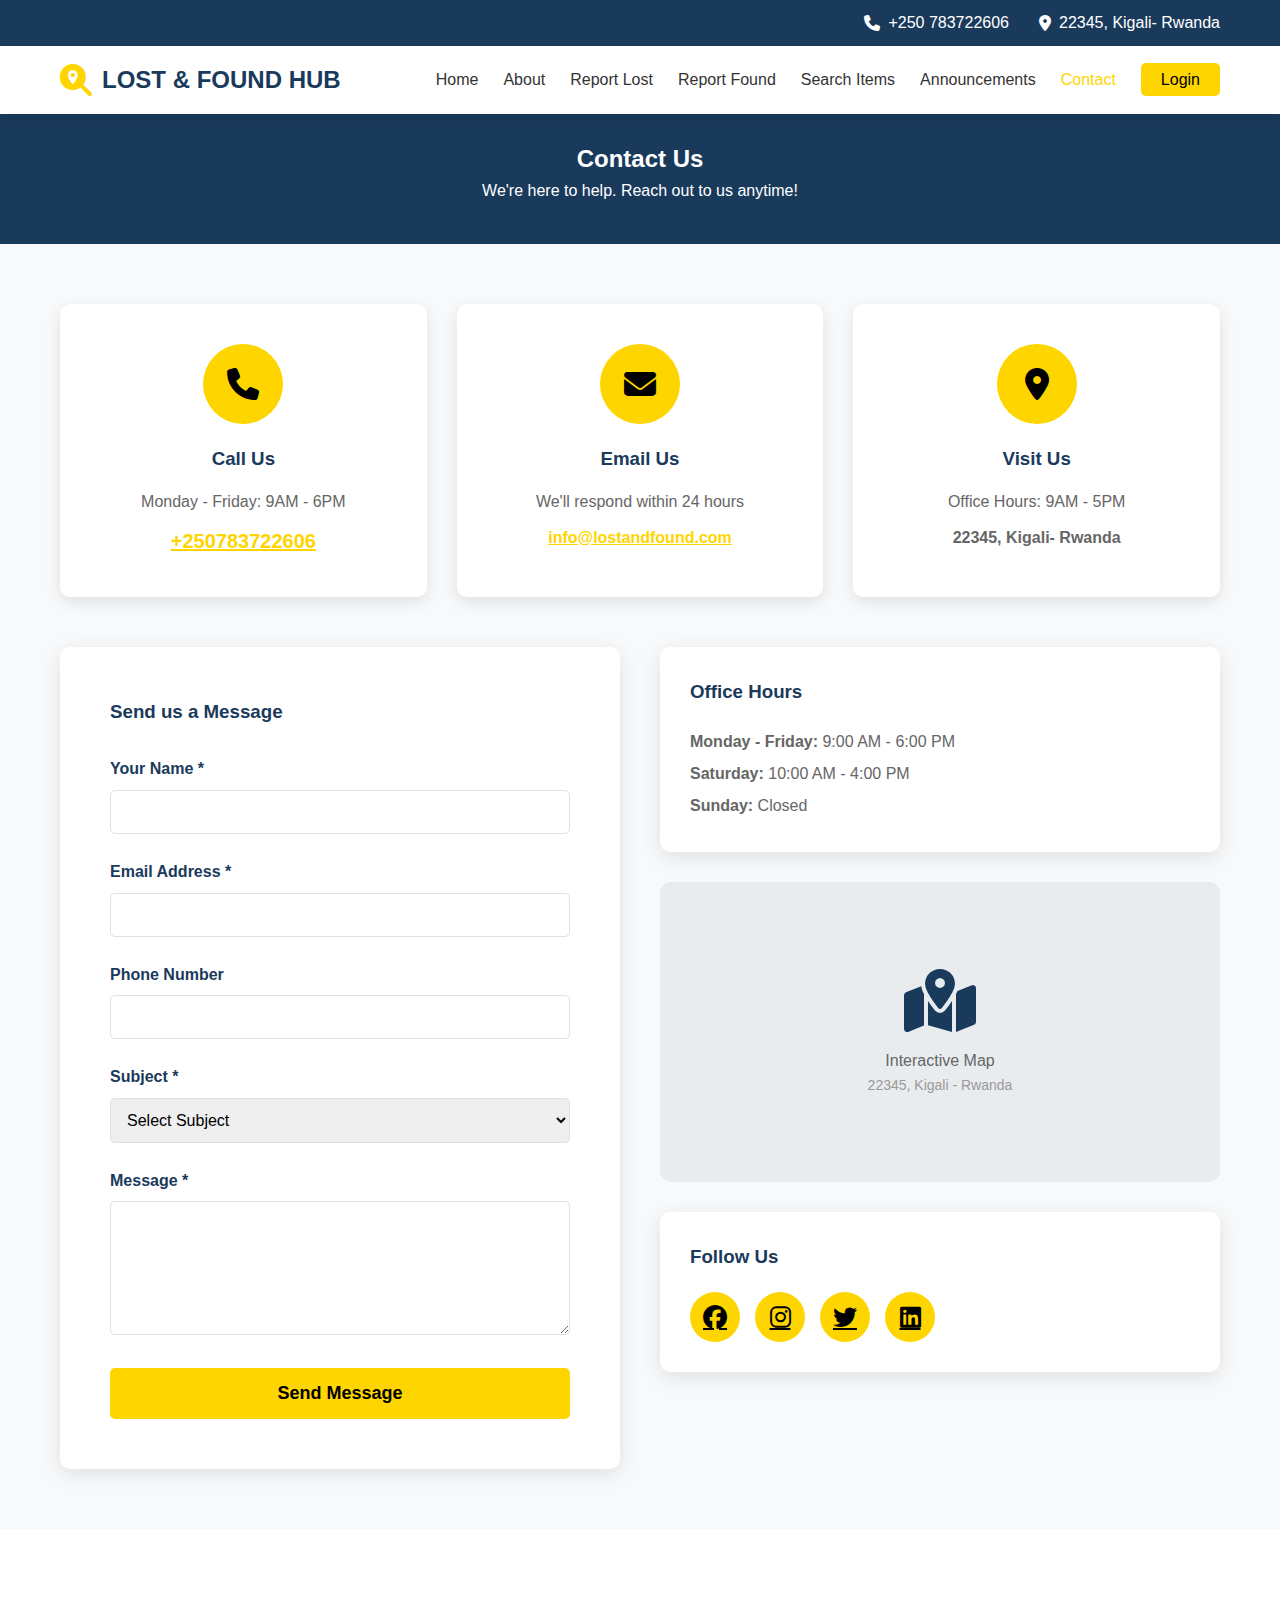
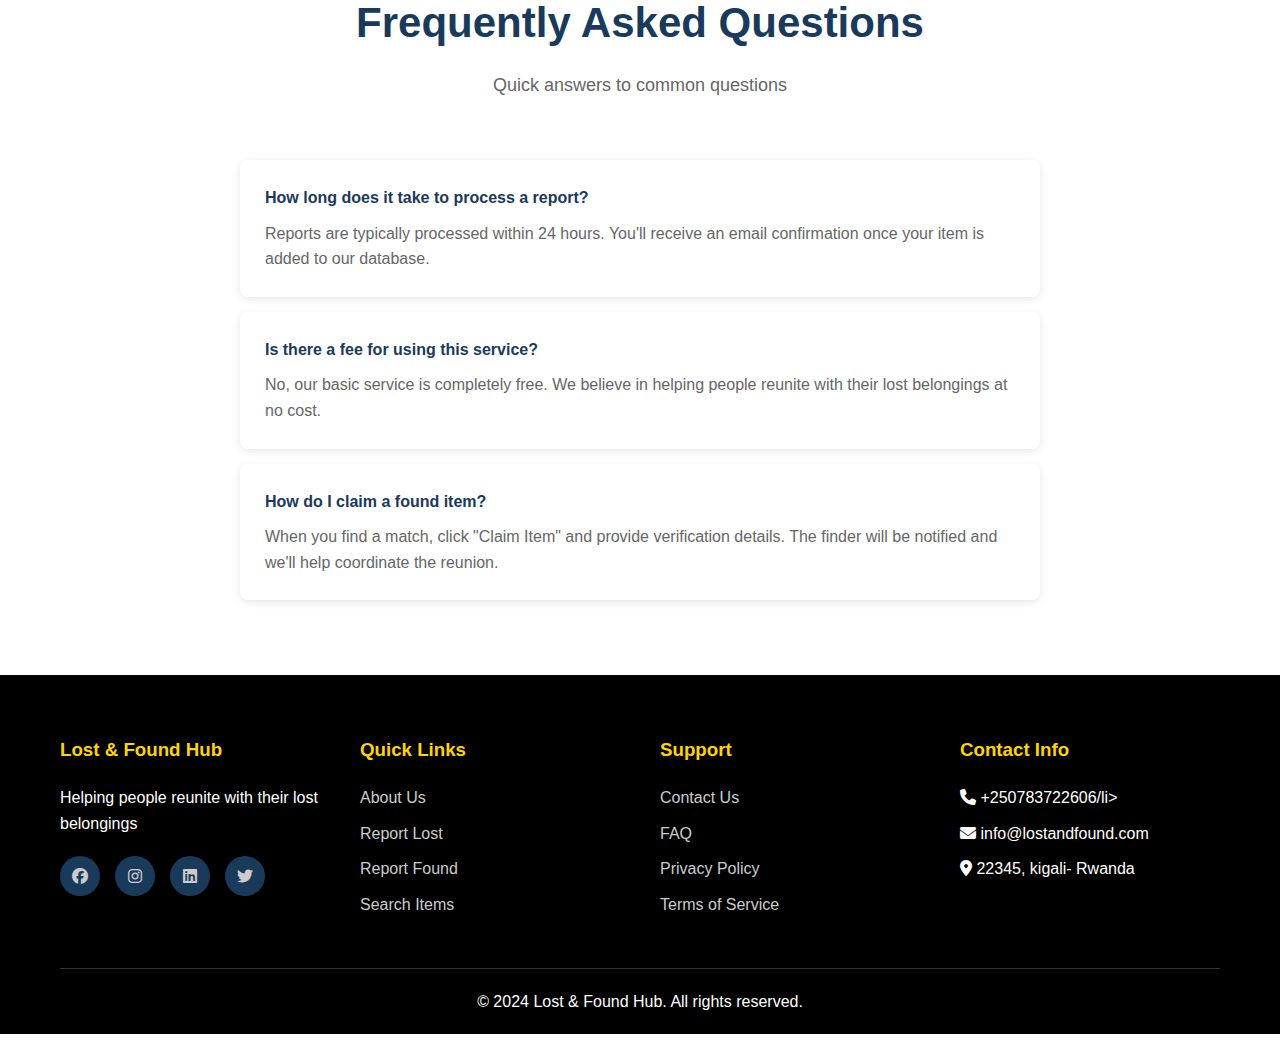
<file: contact.html>
<!DOCTYPE html>
<html lang="en">
<head>
    <meta charset="UTF-8">
    <meta name="viewport" content="width=device-width, initial-scale=1.0">
    <title>Contact Us - Lost & Found Hub</title>
    <link rel="stylesheet" href="styles.css">
    <link rel="stylesheet" href="https://cdnjs.cloudflare.com/ajax/libs/font-awesome/6.4.0/css/all.min.css">
</head>
<body>
    <header class="header">
        <div class="top-bar">
            <div class="container">
                <div class="contact-info">
                    <div class="info-item">
                        <i class="fas fa-phone"></i>
                        <span>+250 783722606</span>
                    </div>
                    <div class="info-item">
                        <i class="fas fa-map-marker-alt"></i>
                        <span>22345, Kigali- Rwanda</span>
                    </div>
                </div>
            </div>
        </div>
        
        <nav class="navbar">
            <div class="container">
                <div class="logo">
                    <i class="fas fa-search-location"></i>
                    <h1>LOST & FOUND HUB</h1>
                </div>
                <ul class="nav-menu">
                    <li><a href="index.html">Home</a></li>
                    <li><a href="about.html">About</a></li>
                    <li><a href="report-lost.html">Report Lost</a></li>
                    <li><a href="report-found.html">Report Found</a></li>
                    <li><a href="search-items.html">Search Items</a></li>
                    <li><a href="announcements.html">Announcements</a></li>
                    <li><a href="contact.html" class="active">Contact</a></li>
                    <li><a href="login.html" class="btn-login">Login</a></li>
                </ul>
                <div class="hamburger">
                    <span></span>
                    <span></span>
                    <span></span>
                </div>
            </div>
        </nav>
    </header>

    <section class="search-header">
        <div class="container">
            <h2>Contact Us</h2>
            <p>We're here to help. Reach out to us anytime!</p>
        </div>
    </section>

    <section style="padding: 60px 0; background: #f8f9fa;">
        <div class="container">
            <div style="display: grid; grid-template-columns: repeat(auto-fit, minmax(300px, 1fr)); gap: 30px; margin-bottom: 50px;">
                <!-- Contact Card 1 -->
                <div style="background: white; padding: 40px; text-align: center; border-radius: 10px; box-shadow: 0 5px 15px rgba(0,0,0,0.1);">
                    <div style="width: 80px; height: 80px; background: #FFD500; border-radius: 50%; display: flex; align-items: center; justify-content: center; margin: 0 auto 20px;">
                        <i class="fas fa-phone" style="font-size: 32px; color: #000;"></i>
                    </div>
                    <h3 style="color: #1a3a5c; margin-bottom: 15px;">Call Us</h3>
                    <p style="color: #666; margin-bottom: 10px;">Monday - Friday: 9AM - 6PM</p>
                    <a href="tel:+18183334455" style="color: #FFD500; font-weight: bold; font-size: 20px;">+250783722606</a>
                </div>

                <!-- Contact Card 2 -->
                <div style="background: white; padding: 40px; text-align: center; border-radius: 10px; box-shadow: 0 5px 15px rgba(0,0,0,0.1);">
                    <div style="width: 80px; height: 80px; background: #FFD500; border-radius: 50%; display: flex; align-items: center; justify-content: center; margin: 0 auto 20px;">
                        <i class="fas fa-envelope" style="font-size: 32px; color: #000;"></i>
                    </div>
                    <h3 style="color: #1a3a5c; margin-bottom: 15px;">Email Us</h3>
                    <p style="color: #666; margin-bottom: 10px;">We'll respond within 24 hours</p>
                    <a href="mailto:info@lostandfound.com" style="color: #FFD500; font-weight: bold;">info@lostandfound.com</a>
                </div>

                <!-- Contact Card 3 -->
                <div style="background: white; padding: 40px; text-align: center; border-radius: 10px; box-shadow: 0 5px 15px rgba(0,0,0,0.1);">
                    <div style="width: 80px; height: 80px; background: #FFD500; border-radius: 50%; display: flex; align-items: center; justify-content: center; margin: 0 auto 20px;">
                        <i class="fas fa-map-marker-alt" style="font-size: 32px; color: #000;"></i>
                    </div>
                    <h3 style="color: #1a3a5c; margin-bottom: 15px;">Visit Us</h3>
                    <p style="color: #666; margin-bottom: 10px;">Office Hours: 9AM - 5PM</p>
                    <p style="color: #666; font-weight: bold;">22345, Kigali- Rwanda</p>
                </div>
            </div>

            <!-- Contact Form and Map -->
            <div style="display: grid; grid-template-columns: 1fr 1fr; gap: 40px;">
                <!-- Contact Form -->
                <div style="background: white; padding: 50px; border-radius: 10px; box-shadow: 0 5px 20px rgba(0,0,0,0.1);">
                    <h3 style="color: #1a3a5c; margin-bottom: 30px;">Send us a Message</h3>
                    <form>
                        <div class="form-group">
                            <label for="name">Your Name *</label>
                            <input type="text" id="name" name="name" required>
                        </div>

                        <div class="form-group">
                            <label for="email">Email Address *</label>
                            <input type="email" id="email" name="email" required>
                        </div>

                        <div class="form-group">
                            <label for="phone">Phone Number</label>
                            <input type="tel" id="phone" name="phone">
                        </div>

                        <div class="form-group">
                            <label for="subject">Subject *</label>
                            <select id="subject" name="subject" required>
                                <option value="">Select Subject</option>
                                <option value="general">General Inquiry</option>
                                <option value="technical">Technical Support</option>
                                <option value="item">Item Related Question</option>
                                <option value="feedback">Feedback</option>
                                <option value="partnership">Partnership Inquiry</option>
                                <option value="other">Other</option>
                            </select>
                        </div>

                        <div class="form-group">
                            <label for="message">Message *</label>
                            <textarea id="message" name="message" rows="6" required></textarea>
                        </div>

                        <button type="submit" class="btn-submit">Send Message</button>
                    </form>
                </div>

                <!-- Map and Additional Info -->
                <div>
                    <div style="background: white; padding: 30px; border-radius: 10px; box-shadow: 0 5px 20px rgba(0,0,0,0.1); margin-bottom: 30px;">
                        <h3 style="color: #1a3a5c; margin-bottom: 20px;">Office Hours</h3>
                        <div style="color: #666; line-height: 2;">
                            <p><strong>Monday - Friday:</strong> 9:00 AM - 6:00 PM</p>
                            <p><strong>Saturday:</strong> 10:00 AM - 4:00 PM</p>
                            <p><strong>Sunday:</strong> Closed</p>
                        </div>
                    </div>

                    <div style="background: #e9ecef; height: 300px; border-radius: 10px; display: flex; align-items: center; justify-content: center;">
                        <div style="text-align: center;">
                            <i class="fas fa-map-marked-alt" style="font-size: 64px; color: #1a3a5c; margin-bottom: 15px;"></i>
                            <p style="color: #666;">Interactive Map</p>
                            <p style="color: #999; font-size: 14px;">22345, Kigali - Rwanda</p>
                        </div>
                    </div>

                    <div style="background: white; padding: 30px; border-radius: 10px; box-shadow: 0 5px 20px rgba(0,0,0,0.1); margin-top: 30px;">
                        <h3 style="color: #1a3a5c; margin-bottom: 20px;">Follow Us</h3>
                        <div style="display: flex; gap: 15px;">
                            <a href="#" style="width: 50px; height: 50px; background: #FFD500; display: flex; align-items: center; justify-content: center; border-radius: 50%; color: #000; font-size: 24px;">
                                <i class="fab fa-facebook"></i>
                            </a>
                            <a href="#" style="width: 50px; height: 50px; background: #FFD500; display: flex; align-items: center; justify-content: center; border-radius: 50%; color: #000; font-size: 24px;">
                                <i class="fab fa-instagram"></i>
                            </a>
                            <a href="#" style="width: 50px; height: 50px; background: #FFD500; display: flex; align-items: center; justify-content: center; border-radius: 50%; color: #000; font-size: 24px;">
                                <i class="fab fa-twitter"></i>
                            </a>
                            <a href="#" style="width: 50px; height: 50px; background: #FFD500; display: flex; align-items: center; justify-content: center; border-radius: 50%; color: #000; font-size: 24px;">
                                <i class="fab fa-linkedin"></i>
                            </a>
                        </div>
                    </div>
                </div>
            </div>
        </div>
    </section>

    <!-- FAQ Section -->
    <section style="padding: 60px 0;">
        <div class="container">
            <div class="section-header">
                <h2>Frequently Asked Questions</h2>
                <p>Quick answers to common questions</p>
            </div>
            <div style="max-width: 800px; margin: 0 auto;">
                <div style="background: white; padding: 25px; margin-bottom: 15px; border-radius: 8px; box-shadow: 0 2px 8px rgba(0,0,0,0.1);">
                    <h4 style="color: #1a3a5c; margin-bottom: 10px;">How long does it take to process a report?</h4>
                    <p style="color: #666;">Reports are typically processed within 24 hours. You'll receive an email confirmation once your item is added to our database.</p>
                </div>
                <div style="background: white; padding: 25px; margin-bottom: 15px; border-radius: 8px; box-shadow: 0 2px 8px rgba(0,0,0,0.1);">
                    <h4 style="color: #1a3a5c; margin-bottom: 10px;">Is there a fee for using this service?</h4>
                    <p style="color: #666;">No, our basic service is completely free. We believe in helping people reunite with their lost belongings at no cost.</p>
                </div>
                <div style="background: white; padding: 25px; margin-bottom: 15px; border-radius: 8px; box-shadow: 0 2px 8px rgba(0,0,0,0.1);">
                    <h4 style="color: #1a3a5c; margin-bottom: 10px;">How do I claim a found item?</h4>
                    <p style="color: #666;">When you find a match, click "Claim Item" and provide verification details. The finder will be notified and we'll help coordinate the reunion.</p>
                </div>
            </div>
        </div>
    </section>

    <footer class="footer">
        <div class="container">
            <div class="footer-content">
                <div class="footer-section">
                    <h3>Lost & Found Hub</h3>
                    <p>Helping people reunite with their lost belongings</p>
                    <div class="social-links">
                        <a href="#"><i class="fab fa-facebook"></i></a>
                        <a href="#"><i class="fab fa-instagram"></i></a>
                        <a href="#"><i class="fab fa-linkedin"></i></a>
                        <a href="#"><i class="fab fa-twitter"></i></a>
                    </div>
                </div>
                <div class="footer-section">
                    <h3>Quick Links</h3>
                    <ul>
                        <li><a href="about.html">About Us</a></li>
                        <li><a href="report-lost.html">Report Lost</a></li>
                        <li><a href="report-found.html">Report Found</a></li>
                        <li><a href="search-items.html">Search Items</a></li>
                    </ul>
                </div>
                <div class="footer-section">
                    <h3>Support</h3>
                    <ul>
                        <li><a href="contact.html">Contact Us</a></li>
                        <li><a href="#">FAQ</a></li>
                        <li><a href="#">Privacy Policy</a></li>
                        <li><a href="#">Terms of Service</a></li>
                    </ul>
                </div>
                <div class="footer-section">
                    <h3>Contact Info</h3>
                    <ul>
                        <li><i class="fas fa-phone"></i> +250783722606/li>
                        <li><i class="fas fa-envelope"></i> info@lostandfound.com</li>
                        <li><i class="fas fa-map-marker-alt"></i> 22345, kigali- Rwanda</li>
                    </ul>
                </div>
            </div>
            <div class="footer-bottom">
                <p>&copy; 2024 Lost & Found Hub. All rights reserved.</p>
            </div>
        </div>
    </footer>

    <script src="script.js"></script>
</body>
</html>
</file>
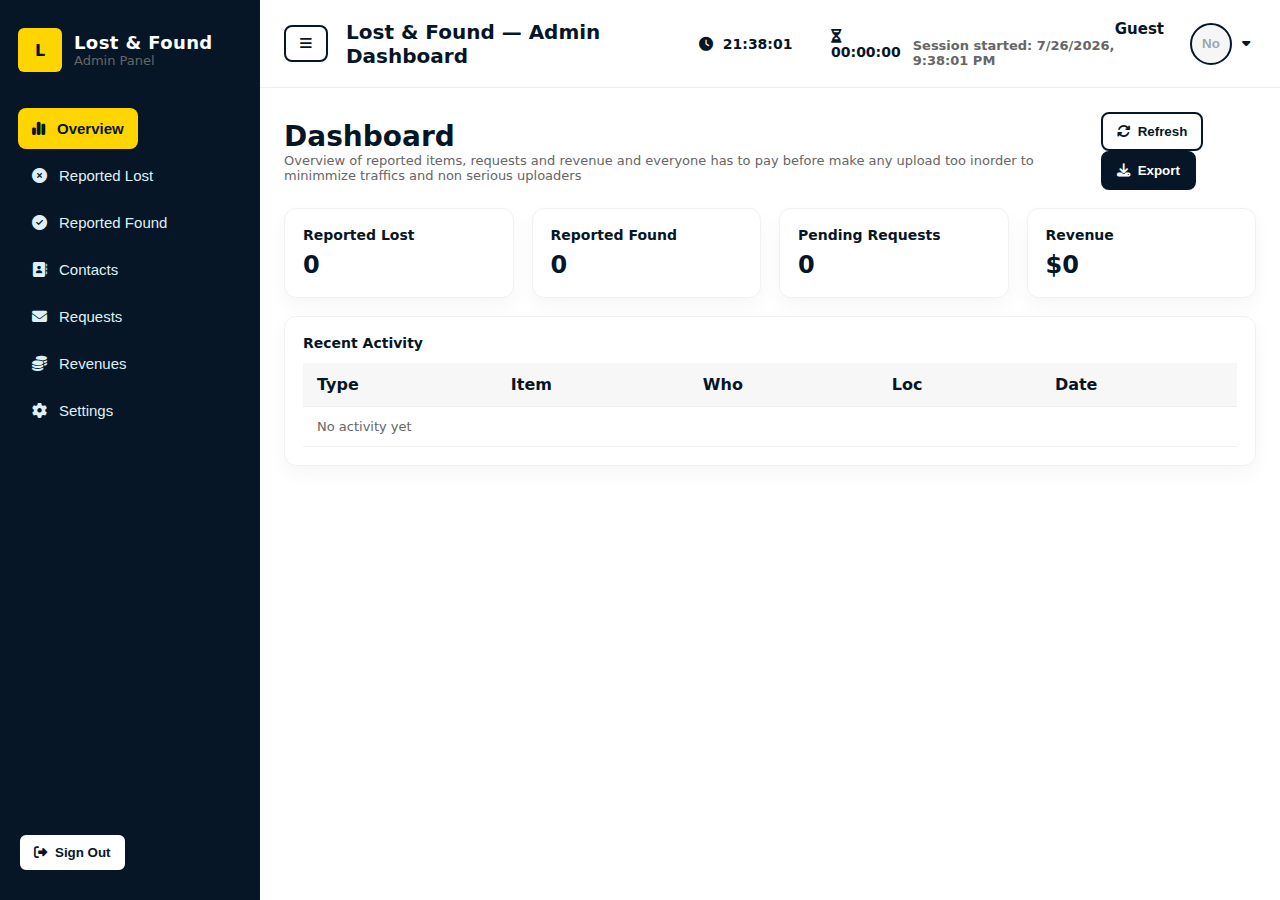
<file: dashboard.html>
<!doctype html>
<html lang="en">
<head>
  <meta charset="utf-8" />
  <meta name="viewport" content="width=device-width,initial-scale=1" />
  <title>Admin Dashboard — Lost & Found</title>

  <!-- Admin styles -->
  <link rel="stylesheet" href="admin.css">

  <!-- Font Awesome for icons -->
  <link rel="stylesheet" href="https://cdnjs.cloudflare.com/ajax/libs/font-awesome/6.5.0/css/all.min.css">

  <style>
    /* small helpers for topbar layout */
    .intro {
      max-width: 720px;
      color: #333;
      font-size: 14px;
      line-height: 1.5;
    }
  </style>
</head>
<body>
  <div class="app">

    <!-- SIDEBAR -->
    <aside class="sidebar" id="sidebar">
      <div class="brand">
        <div class="logo-box">L</div>
        <div>
          <h3>Lost & Found</h3>
          <div class="kv">Admin Panel</div>
        </div>
      </div>

      <nav>
        <ul class="menu" id="menu">
          <li><button class="active" data-section="overview"><i class="fa fa-chart-simple"></i> Overview</button></li>
          <li><button data-section="reported-lost"><i class="fa fa-circle-xmark"></i> Reported Lost</button></li>
          <li><button data-section="reported-found"><i class="fa fa-circle-check"></i> Reported Found</button></li>
          <li><button data-section="contacts"><i class="fa fa-address-book"></i> Contacts</button></li>
          <li><button data-section="requests"><i class="fa fa-envelope"></i> Requests</button></li>
          <li><button data-section="revenue"><i class="fa fa-coins"></i> Revenues</button></li>
          <li><button data-section="settings"><i class="fa fa-gear"></i> Settings</button></li>
        </ul>
      </nav>

      <div style="margin-top:auto;">
        <!-- left signout is white and visible -->
        <button class="btn signout" id="signout-left"><i class="fa fa-right-from-bracket"></i> Sign Out</button>
      </div>
    </aside>

    <!-- PAGE CONTENT -->
    <div style="flex:1; display:flex; flex-direction:column;">

      <!-- TOPBAR (clean modern header: Option B) -->
      <header class="topbar">
        <div class="left">
          <button class="mobile-toggle btn" id="toggle-sidebar"><i class="fa fa-bars"></i></button>

          <div class="brand-title">
            <div class="title">Lost & Found — Admin Dashboard</div>
          </div>         
        </div>

        <div class="right" style="position:relative;">
          <div class="time-block" aria-live="polite">
            <div class="clock"><i class="fa fa-clock"></i>&nbsp; <span id="current-time">--:--:--</span></div>
            <div class="session"><i class="fa fa-hourglass-half"></i>&nbsp; <span id="session-time">00:00:00</span></div>
          </div>

          <div class="welcome" aria-hidden>
            <div id="username-display" style="font-size:15px">Guest</div>
            <div class="small" id="session-start-info">Session started: -</div>
          </div>

          <button class="profile-btn" id="profile-btn" aria-haspopup="true" aria-expanded="false">
            <div class="profile-circle" id="profile-circle">
              <div class="placeholder-blank" id="avatar-placeholder">No</div>
            </div>
            <i class="fa fa-caret-down" style="color:#071626;"></i>
          </button>

          <div class="profile-dropdown" id="profile-dropdown" role="menu">
            <div class="info">
              <div class="name" id="dropdown-name">Guest</div>
              <div class="phone" id="dropdown-phone">+000000000</div>
            </div>
            <div class="actions">
              <button id="go-settings" class="btn"><i class="fa fa-gear"></i> Settings</button>
              <button id="signout" class="btn signout"><i class="fa fa-right-from-bracket"></i> Sign Out</button>
            </div>
          </div>
        </div>
      </header>

      <!-- MAIN -->
      <main class="main" id="main">

        <!-- Overview -->
        <section id="overview" class="fade-in">
          <div class="page-head">
            <div>
              <div class="page-title">Dashboard</div>
              <div class="kv">Overview of reported items, requests and revenue and everyone has to pay before make any upload too inorder to minimmize traffics and non serious uploaders</div>
            </div>
            <div>
              <button class="btn" id="refresh-sample"><i class="fa fa-arrows-rotate"></i> Refresh</button>
              <button class="btn primary" id="export-btn"><i class="fa fa-download"></i> Export</button>
            </div>
          </div>

          <div class="grid">
            <div class="card">
              <h4>Reported Lost</h4>
              <div class="big" id="stat-lost">0</div>
            </div>
            <div class="card">
              <h4>Reported Found</h4>
              <div class="big" id="stat-found">0</div>
            </div>
            <div class="card">
              <h4>Pending Requests</h4>
              <div class="big" id="stat-requests">0</div>
            </div>
            <div class="card">
              <h4>Revenue</h4>
              <div class="big" id="stat-revenue">$0</div>
            </div>
          </div>

          <div class="card">
            <h4>Recent Activity</h4>
            <div style="margin-top:12px;">
              <table class="table" id="recent-table">
                <thead>
                  <tr><th>Type</th><th>Item</th><th>Who</th><th>Loc</th><th>Date</th></tr>
                </thead>
                <tbody>
                  <tr><td colspan="5" class="kv">No activity yet</td></tr>
                </tbody>
              </table>
            </div>
          </div>
        </section>

        <!-- Reported Lost -->
        <section id="reported-lost" style="display:none;">
          <div class="page-head">
            <div>
              <div class="page-title">Reported Lost</div>
              <div class="kv">Items reported as lost by users</div>
            </div>
            <div>
              <button class="btn primary" id="add-lost-sample"><i class="fa fa-plus"></i> Add Sample Lost</button>
            </div>
          </div>

          <div class="card">
            <table class="table" id="lost-table">
              <thead>
                <tr><th>Item</th><th>Owner</th><th>Location</th><th>Date</th><th>Status</th></tr>
              </thead>
              <tbody>
                <tr><td colspan="5" class="kv">No lost items yet</td></tr>
              </tbody>
            </table>
          </div>
        </section>

        <!-- Reported Found -->
        <section id="reported-found" style="display:none;">
          <div class="page-head">
            <div>
              <div class="page-title">Reported Found</div>
              <div class="kv">Items reported as found by users</div>
            </div>
            <div>
              <button class="btn primary" id="add-found-sample"><i class="fa fa-plus"></i> Add Sample Found</button>
            </div>
          </div>

          <div class="card">
            <table class="table" id="found-table">
              <thead>
                <tr><th>Item</th><th>Finder</th><th>Location</th><th>Date</th><th>Status</th></tr>
              </thead>
              <tbody>
                <tr><td colspan="5" class="kv">No found items yet</td></tr>
              </tbody>
            </table>
          </div>
        </section>

        <!-- Contacts -->
        <section id="contacts" style="display:none;">
          <div class="page-head">
            <div>
              <div class="page-title">Contacts</div>
              <div class="kv">Messages and contact records</div>
            </div>
          </div>

          <div class="card">
            <h4>Contacts List</h4>
            <div class="kv" style="margin-top:8px;">(Sample placeholder)</div>
          </div>
        </section>

        <!-- Requests -->
        <section id="requests" style="display:none;">
          <div class="page-head">
            <div>
              <div class="page-title">Requests</div>
              <div class="kv">User requests (claim, help, verification)</div>
            </div>
          </div>

          <div class="card">
            <table class="table">
              <thead><tr><th>User</th><th>Type</th><th>Item</th><th>Date</th><th>Status</th></tr></thead>
              <tbody id="requests-body">
                <tr><td colspan="5" class="kv">No requests yet</td></tr>
              </tbody>
            </table>
          </div>
        </section>

        <!-- Revenue -->
        <section id="revenue" style="display:none;">
          <div class="page-head">
            <div>
              <div class="page-title">Revenues</div>
              <div class="kv">Payments, fines, or administrative revenue</div>
            </div>
          </div>

          <div class="grid">
            <div class="card">
              <h4>Total Revenue</h4>
              <div class="big" id="revenue-total">$0</div>
            </div>
            <div class="card">
              <h4>Monthly Estimate</h4>
              <div class="big">$0</div>
            </div>
          </div>
        </section>

        <!-- Settings -->
        <section id="settings" style="display:none;">
          <div class="page-head">
            <div>
              <div class="page-title">Settings</div>
              <div class="kv">Update profile information</div>
            </div>
          </div>

          <div class="settings-form">
            <div class="profile-preview">
              <div class="avatar" id="settings-avatar">
                <div class="placeholder-blank" id="settings-avatar-blank">No Photo</div>
              </div>
              <div style="text-align:center;">
                <div class="kv">Upload a profile photo</div>
                <input type="file" id="avatar-file" accept="image/*" style="margin-top:8px;">
              </div>
              <div style="width:100%; display:flex; gap:8px; justify-content:center;">
                <button class="btn" id="avatar-remove">Remove</button>
              </div>
            </div>

            <div class="settings-fields">
              <div class="card">
                <div class="field">
                  <label for="username">Username</label>
                  <input id="username" type="text" placeholder="Enter display name">
                </div>

                <div class="field">
                  <label for="phone">Phone (locked)</label>
                  <input id="phone" type="tel" disabled>
                </div>

                <div class="field">
                  <label for="location">Location</label>
                  <input id="location" type="text" placeholder="City / Area">
                </div>

                <div style="display:flex; gap:10px; margin-top:10px;">
                  <button class="btn primary" id="save-settings">Save Changes</button>
                  <button class="btn" id="cancel-settings">Cancel</button>
                </div>

                <div style="margin-top:10px;" id="settings-msg" class="kv"></div>
              </div>
            </div>
          </div>
        </section>

      </main>
    </div>
  </div>

  <!-- Dashboard script -->
  <script src="dashboard.js"></script>

</body>
</html>
</file>
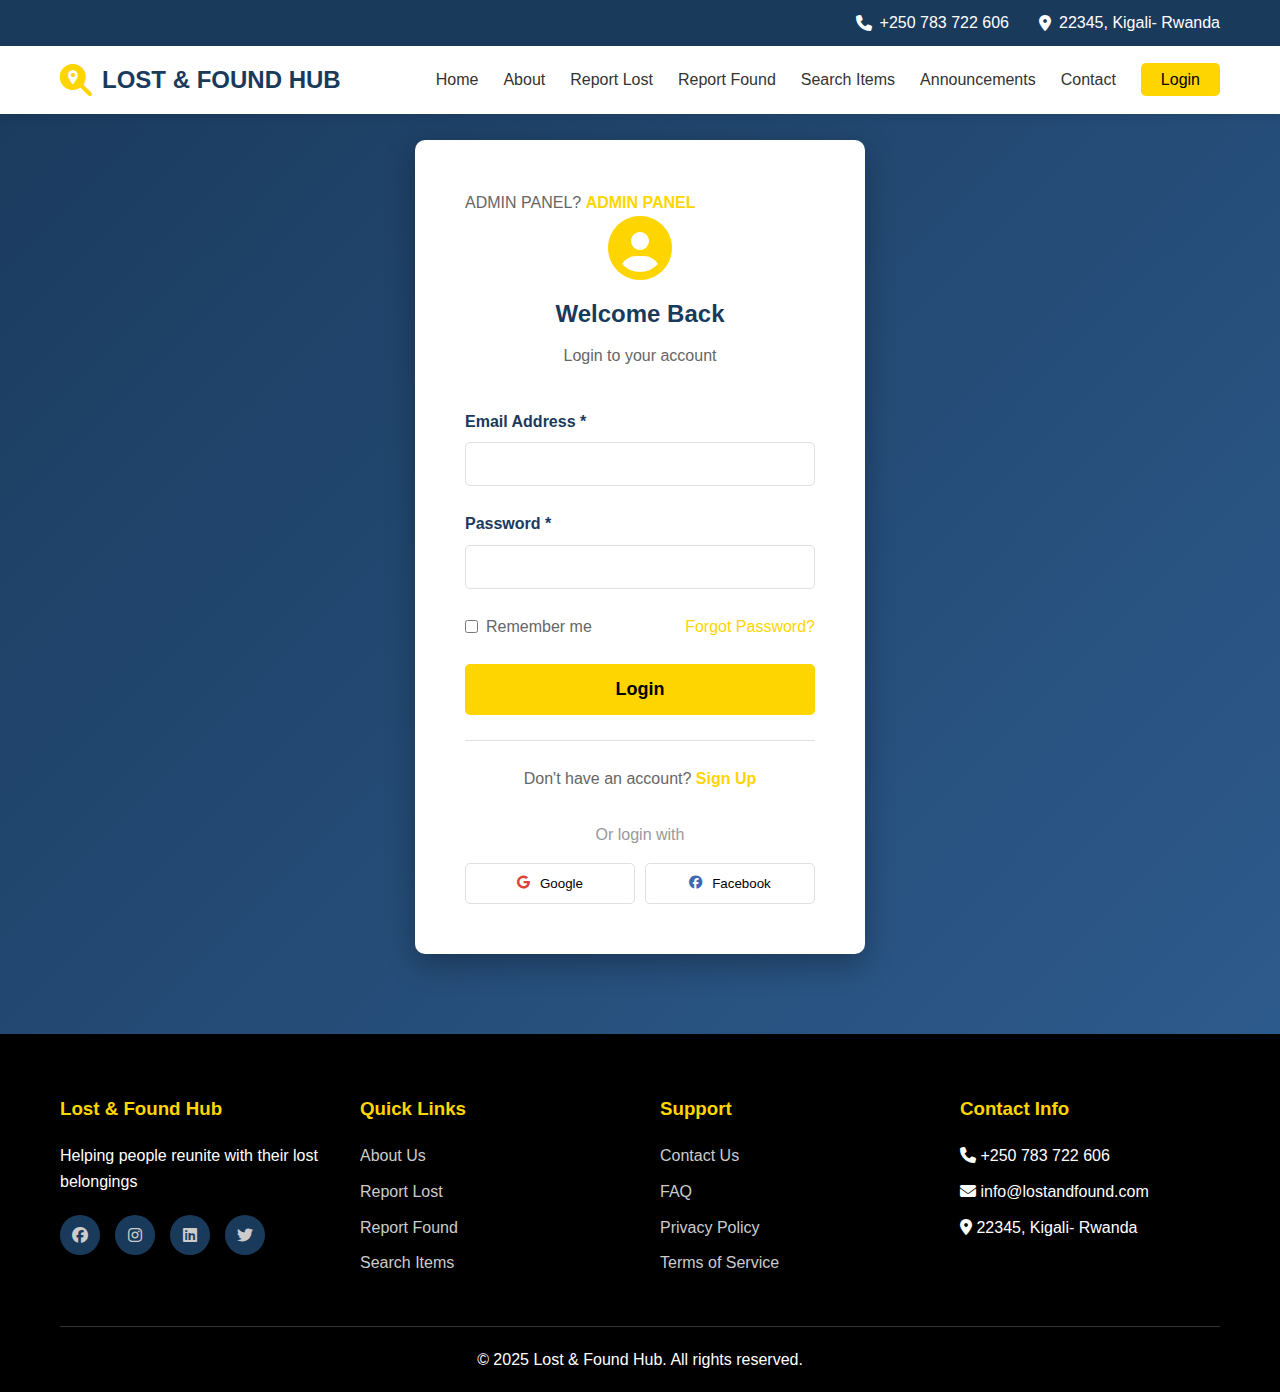
<file: login.html>
<!DOCTYPE html>
<html lang="en">
<head>
    <meta charset="UTF-8">
    <meta name="viewport" content="width=device-width, initial-scale=1.0">
    <title>Login - Lost & Found Hub</title>
    <link rel="stylesheet" href="styles.css">
    <link rel="stylesheet" href="https://cdnjs.cloudflare.com/ajax/libs/font-awesome/6.4.0/css/all.min.css">
</head>
<body>
    <header class="header">
        <div class="top-bar">
            <div class="container">
                <div class="contact-info">
                    <div class="info-item">
                        <i class="fas fa-phone"></i>
                        <span>+250 783 722 606</span>
                    </div>
                    <div class="info-item">
                        <i class="fas fa-map-marker-alt"></i>
                        <span>22345, Kigali- Rwanda</span>
                    </div>
                </div>
            </div>
        </div>
        
        <nav class="navbar">
            <div class="container">
                <div class="logo">
                    <i class="fas fa-search-location"></i>
                    <h1>LOST & FOUND HUB</h1>
                </div>
                <ul class="nav-menu">
                    <li><a href="index.html">Home</a></li>
                    <li><a href="about.html">About</a></li>
                    <li><a href="report-lost.html">Report Lost</a></li>
                    <li><a href="report-found.html">Report Found</a></li>
                    <li><a href="search-items.html">Search Items</a></li>
                    <li><a href="announcements.html">Announcements</a></li>
                    <li><a href="contact.html">Contact</a></li>
                    <li><a href="login.html" class="btn-login">Login</a></li>
                </ul>
                <div class="hamburger">
                    <span></span>
                    <span></span>
                    <span></span>
                </div>
            </div>
        </nav>
    </header>

    <section style="padding: 140px 0 80px; background: linear-gradient(135deg, #1a3a5c 0%, #2d5a8c 100%);">
        <div class="container">
            <div style="max-width: 450px; margin: 0 auto; background: white; padding: 50px; border-radius: 10px; box-shadow: 0 10px 30px rgba(0,0,0,0.3);">
                <!-- Login Form -->
                 <p style="color: #666;">ADMIN PANEL? 
  <a href="dashboard.html" target="_blank" style="color: #FFD500; text-decoration: none; font-weight: bold;">ADMIN PANEL</a>
</p>

                <div id="loginForm">
                    <div style="text-align: center; margin-bottom: 40px;">
                        <i class="fas fa-user-circle" style="font-size: 64px; color: #FFD500; margin-bottom: 15px;"></i>
                        <h2 style="color: #1a3a5c; margin-bottom: 10px;">Welcome Back</h2>
                        <p style="color: #666;">Login to your account</p>
                    </div>

                    <form>
                        <div class="form-group">
                            <label for="loginEmail">Email Address *</label>
                            <input type="email" id="loginEmail" name="loginEmail" required>
                        </div>

                        <div class="form-group">
                            <label for="loginPassword">Password *</label>
                            <input type="password" id="loginPassword" name="loginPassword" required>
                        </div>

                        <div style="display: flex; justify-content: space-between; align-items: center; margin-bottom: 25px;">
                            <label style="display: flex; align-items: center; gap: 8px; cursor: pointer;">
                                <input type="checkbox">
                                <span style="color: #666;">Remember me</span>
                            </label>
                            <a href="#" style="color: #FFD500; text-decoration: none;">Forgot Password?</a>
                        </div>

                        <button type="submit" class="btn-submit">Login</button>

                        <div style="text-align: center; margin-top: 25px; padding-top: 25px; border-top: 1px solid #e0e0e0;">
                            <p style="color: #666;">Don't have an account? 
                                <a href="#" onclick="toggleForms(); return false;" style="color: #FFD500; text-decoration: none; font-weight: bold;">Sign Up</a>
                            </p>
                        </div>
                    </form>

                    <div style="margin-top: 30px;">
                        <p style="text-align: center; color: #999; margin-bottom: 15px;">Or login with</p>
                        <div style="display: grid; grid-template-columns: 1fr 1fr; gap: 10px;">
                            <button style="padding: 12px; border: 1px solid #e0e0e0; background: white; border-radius: 5px; cursor: pointer; display: flex; align-items: center; justify-content: center; gap: 10px;">
                                <i class="fab fa-google" style="color: #db4437;"></i>
                                <span>Google</span>
                            </button>
                            <button style="padding: 12px; border: 1px solid #e0e0e0; background: white; border-radius: 5px; cursor: pointer; display: flex; align-items: center; justify-content: center; gap: 10px;">
                                <i class="fab fa-facebook" style="color: #4267B2;"></i>
                                <span>Facebook</span>
                            </button>
                        </div>
                    </div>
                </div>

                <!-- Register Form -->
                <div id="registerForm" style="display: none;">
                    <div style="text-align: center; margin-bottom: 40px;">
                        <i class="fas fa-user-plus" style="font-size: 64px; color: #FFD500; margin-bottom: 15px;"></i>
                        <h2 style="color: #1a3a5c; margin-bottom: 10px;">Create Account</h2>
                        <p style="color: #666;">Sign up to get started</p>
                    </div>

                    <form>
                        <div class="form-group">
                            <label for="registerName">Full Name *</label>
                            <input type="text" id="registerName" name="registerName" required>
                        </div>

                        <div class="form-group">
                            <label for="registerEmail">Email Address *</label>
                            <input type="email" id="registerEmail" name="registerEmail" required>
                        </div>

                        <div class="form-group">
                            <label for="registerPhone">Phone Number *</label>
                            <input type="tel" id="registerPhone" name="registerPhone" required>
                        </div>

                        <div class="form-group">
                            <label for="registerPassword">Password *</label>
                            <input type="password" id="registerPassword" name="registerPassword" required>
                        </div>

                        <div class="form-group">
                            <label for="confirmPassword">Confirm Password *</label>
                            <input type="password" id="confirmPassword" name="confirmPassword" required>
                        </div>

                        <div class="form-group">
                            <label style="display: flex; align-items: start; gap: 10px; cursor: pointer;">
                                <input type="checkbox" required>
                                <span style="color: #666; font-size: 14px;">I agree to the Terms of Service and Privacy Policy</span>
                            </label>
                        </div>

                        <button type="submit" class="btn-submit">Create Account</button>

                        <div style="text-align: center; margin-top: 25px; padding-top: 25px; border-top: 1px solid #e0e0e0;">
                            <p style="color: #666;">Already have an account? 
                                <a href="#" onclick="toggleForms(); return false;" style="color: #FFD500; text-decoration: none; font-weight: bold;">Login</a>
                            </p>
                        </div>
                    </form>
                </div>
            </div>
        </div>
    </section>

    <footer class="footer">
        <div class="container">
            <div class="footer-content">
                <div class="footer-section">
                    <h3>Lost & Found Hub</h3>
                    <p>Helping people reunite with their lost belongings</p>
                    <div class="social-links">
                        <a href="#"><i class="fab fa-facebook"></i></a>
                        <a href="#"><i class="fab fa-instagram"></i></a>
                        <a href="#"><i class="fab fa-linkedin"></i></a>
                        <a href="#"><i class="fab fa-twitter"></i></a>
                    </div>
                </div>
                <div class="footer-section">
                    <h3>Quick Links</h3>
                    <ul>
                        <li><a href="about.html">About Us</a></li>
                        <li><a href="report-lost.html">Report Lost</a></li>
                        <li><a href="report-found.html">Report Found</a></li>
                        <li><a href="search-items.html">Search Items</a></li>
                    </ul>
                </div>
                <div class="footer-section">
                    <h3>Support</h3>
                    <ul>
                        <li><a href="contact.html">Contact Us</a></li>
                        <li><a href="#">FAQ</a></li>
                        <li><a href="#">Privacy Policy</a></li>
                        <li><a href="#">Terms of Service</a></li>
                    </ul>
                </div>
                <div class="footer-section">
                    <h3>Contact Info</h3>
                    <ul>
                        <li><i class="fas fa-phone"></i> +250 783 722 606</li>
                        <li><i class="fas fa-envelope"></i> info@lostandfound.com</li>
                        <li><i class="fas fa-map-marker-alt"></i> 22345, Kigali- Rwanda</li>
                    </ul>
                </div>
            </div>
            <div class="footer-bottom">
                <p>&copy; 2025 Lost & Found Hub. All rights reserved.</p>
            </div>
        </div>
    </footer>

    <script src="script.js"></script>
    <script>
        function toggleForms() {
            const loginForm = document.getElementById('loginForm');
            const registerForm = document.getElementById('registerForm');
            
            if (loginForm.style.display === 'none') {
                loginForm.style.display = 'block';
                registerForm.style.display = 'none';
            } else {
                loginForm.style.display = 'none';
                registerForm.style.display = 'block';
            }
        }
    </script>
</body>
</html>
</file>
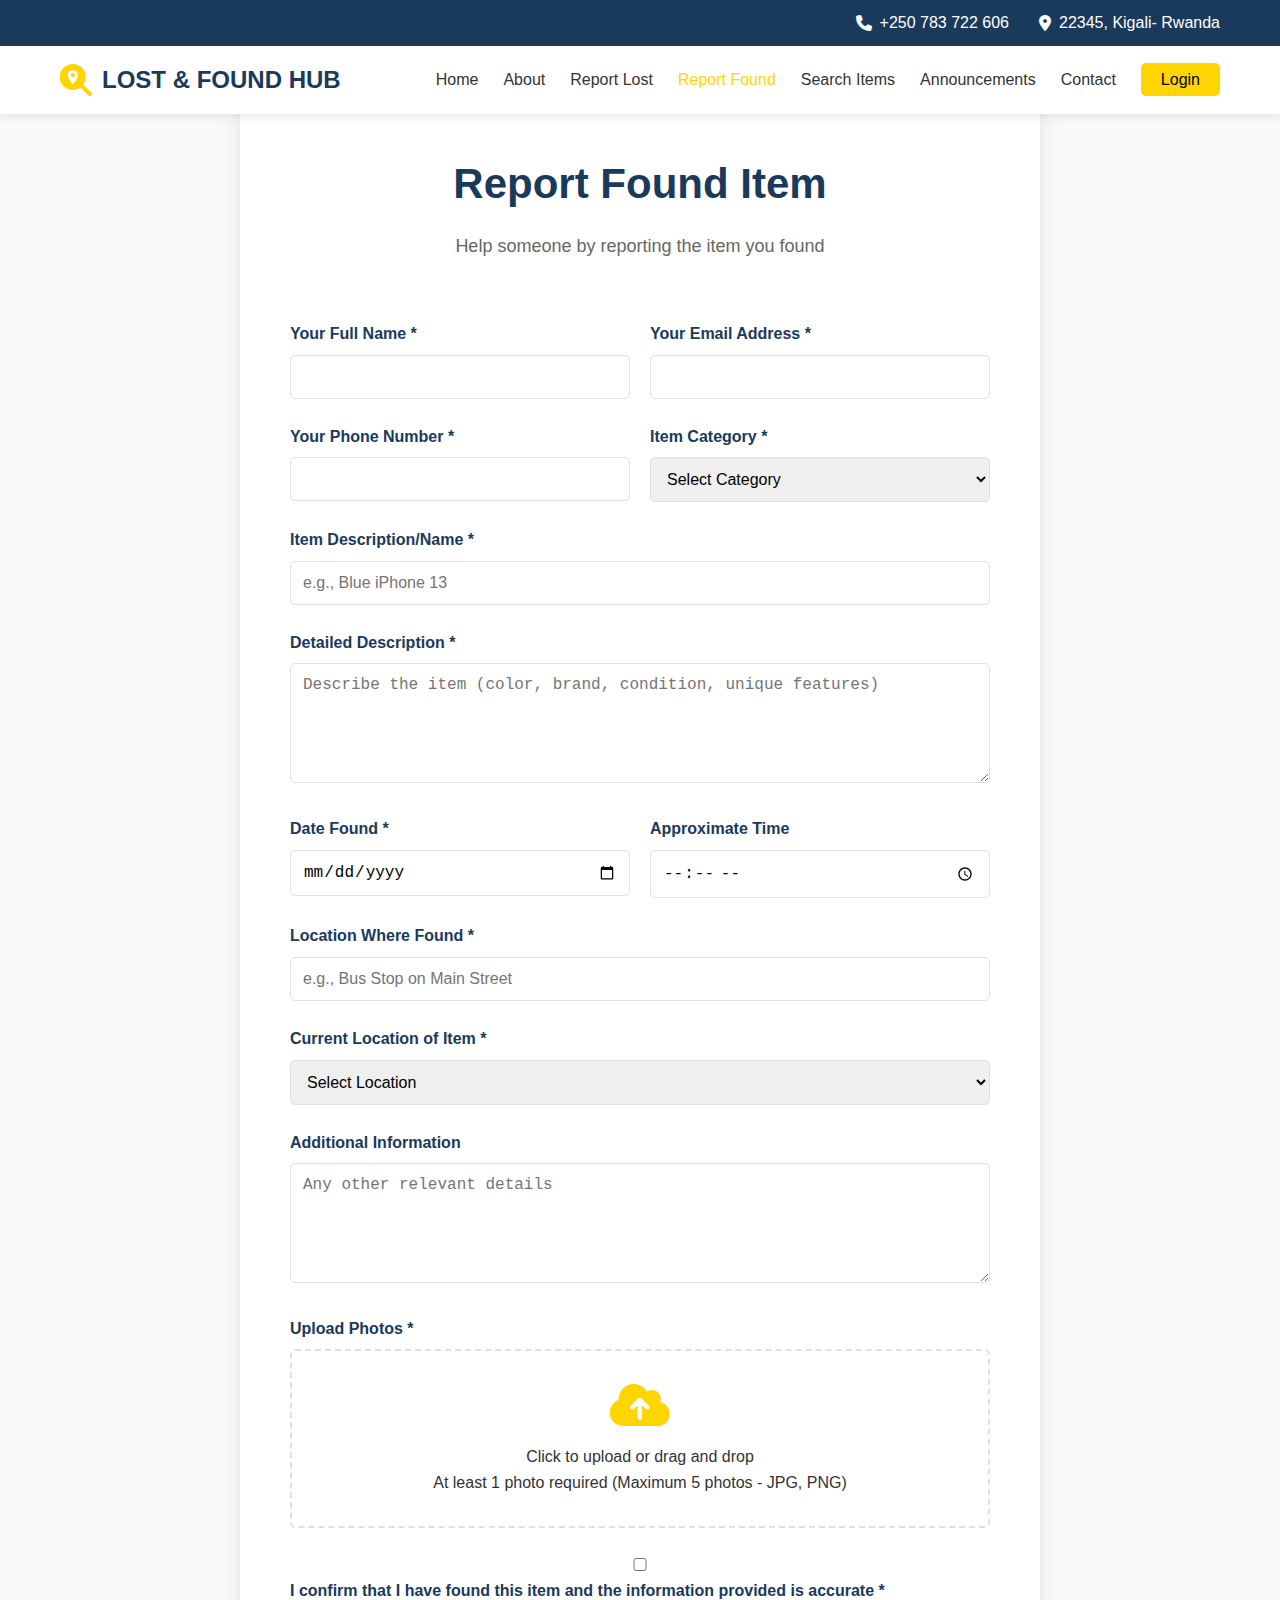
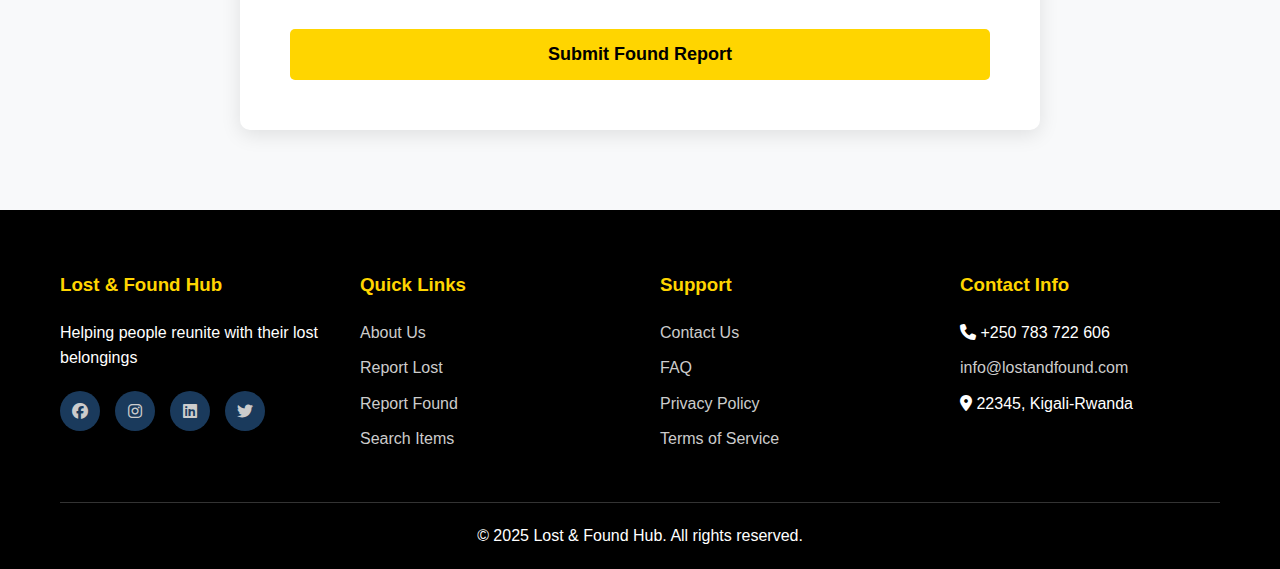
<file: report-found.html>
<!DOCTYPE html>
<html lang="en">
<head>
    <meta charset="UTF-8">
    <meta name="viewport" content="width=device-width, initial-scale=1.0">
    <title>Report Found Item - Lost & Found Hub</title>
    <link rel="stylesheet" href="styles.css">
    <link rel="stylesheet" href="https://cdnjs.cloudflare.com/ajax/libs/font-awesome/6.4.0/css/all.min.css">
</head>
<body>
    <header class="header">
        <div class="top-bar">
            <div class="container">
                <div class="contact-info">
                    <div class="info-item">
                        <i class="fas fa-phone"></i>
                        <span>+250 783 722 606</span>
                    </div>
                    <div class="info-item">
                        <i class="fas fa-map-marker-alt"></i>
                        <span>22345, Kigali- Rwanda</span>
                    </div>
                </div>
            </div>
        </div>
        
        <nav class="navbar">
            <div class="container">
                <div class="logo">
                    <i class="fas fa-search-location"></i>
                    <h1>LOST & FOUND HUB</h1>
                </div>
                <ul class="nav-menu">
                    <li><a href="index.html">Home</a></li>
                    <li><a href="about.html">About</a></li>
                    <li><a href="report-lost.html">Report Lost</a></li>
                    <li><a href="report-found.html" class="active">Report Found</a></li>
                    <li><a href="search-items.html">Search Items</a></li>
                    <li><a href="announcements.html">Announcements</a></li>
                    <li><a href="contact.html">Contact</a></li>
                    <li><a href="login.html" class="btn-login">Login</a></li>
                </ul>
                <div class="hamburger">
                    <span></span>
                    <span></span>
                    <span></span>
                </div>
            </div>
        </nav>
    </header>

    <section class="form-section">
        <div class="container">
            <div class="form-container">
                <div class="section-header">
                    <h2>Report Found Item</h2>
                    <p>Help someone by reporting the item you found</p>
                </div>

                <form id="reportFoundForm">
                    <div class="form-row">
                        <div class="form-group">
                            <label for="fullName">Your Full Name *</label>
                            <input type="text" id="fullName" name="fullName" required>
                        </div>
                        <div class="form-group">
                            <label for="email">Your Email Address *</label>
                            <input type="email" id="email" name="email" required>
                        </div>
                    </div>

                    <div class="form-row">
                        <div class="form-group">
                            <label for="phone">Your Phone Number *</label>
                            <input type="tel" id="phone" name="phone" required>
                        </div>
                        <div class="form-group">
                            <label for="category">Item Category *</label>
                            <select id="category" name="category" required>
                                <option value="">Select Category</option>
                                <option value="ids">IDs & Documents</option>
                                <option value="electronics">Electronics</option>
                                <option value="wallets">Wallets & Purses</option>
                                <option value="keys">Keys</option>
                                <option value="personal">Personal Items</option>
                                <option value="bags">Bags & Luggage</option>
                                <option value="jewelry">Jewelry</option>
                                <option value="clothing">Clothing</option>
                                <option value="other">Other</option>
                            </select>
                        </div>
                    </div>

                    <div class="form-group">
                        <label for="itemName">Item Description/Name *</label>
                        <input type="text" id="itemName" name="itemName" placeholder="e.g., Blue iPhone 13" required>
                    </div>

                    <div class="form-group">
                        <label for="description">Detailed Description *</label>
                        <textarea id="description" name="description" placeholder="Describe the item (color, brand, condition, unique features)" required></textarea>
                    </div>

                    <div class="form-row">
                        <div class="form-group">
                            <label for="foundDate">Date Found *</label>
                            <input type="date" id="foundDate" name="foundDate" required>
                        </div>
                        <div class="form-group">
                            <label for="foundTime">Approximate Time</label>
                            <input type="time" id="foundTime" name="foundTime">
                        </div>
                    </div>

                    <div class="form-group">
                        <label for="location">Location Where Found *</label>
                        <input type="text" id="location" name="location" placeholder="e.g., Bus Stop on Main Street" required>
                    </div>

                    <div class="form-group">
                        <label for="currentLocation">Current Location of Item *</label>
                        <select id="currentLocation" name="currentLocation" required>
                            <option value="">Select Location</option>
                            <option value="personal">With me (Personal custody)</option>
                            <option value="police">Police Station</option>
                            <option value="office">Lost & Found Office</option>
                            <option value="business">Business/Store</option>
                            <option value="other">Other</option>
                        </select>
                    </div>

                    <div class="form-group">
                        <label for="additionalInfo">Additional Information</label>
                        <textarea id="additionalInfo" name="additionalInfo" placeholder="Any other relevant details"></textarea>
                    </div>

                    <div class="form-group">
                        <label>Upload Photos *</label>
                        <div class="file-upload" id="fileUpload">
                            <i class="fas fa-cloud-upload-alt"></i>
                            <p>Click to upload or drag and drop</p>
                            <span>At least 1 photo required (Maximum 5 photos - JPG, PNG)</span>
                            <input type="file" id="photos" name="photos" multiple accept="image/*" style="display: none;" required>
                        </div>
                    </div>

                    <div class="form-group">
                        <label>
                            <input type="checkbox" required>
                            I confirm that I have found this item and the information provided is accurate *
                        </label>
                    </div>

                    <button type="submit" class="btn-submit">Submit Found Report</button>
                </form>
            </div>
        </div>
    </section>

    <footer class="footer">
        <div class="container">
            <div class="footer-content">
                <div class="footer-section">
                    <h3>Lost & Found Hub</h3>
                    <p>Helping people reunite with their lost belongings</p>
                    <div class="social-links">
                        <a href="#"><i class="fab fa-facebook"></i></a>
                        <a href="#"><i class="fab fa-instagram"></i></a>
                        <a href="#"><i class="fab fa-linkedin"></i></a>
                        <a href="#"><i class="fab fa-twitter"></i></a>
                    </div>
                </div>
                <div class="footer-section">
                    <h3>Quick Links</h3>
                    <ul>
                        <li><a href="about.html">About Us</a></li>
                        <li><a href="report-lost.html">Report Lost</a></li>
                        <li><a href="report-found.html">Report Found</a></li>
                        <li><a href="search-items.html">Search Items</a></li>
                    </ul>
                </div>
                <div class="footer-section">
                    <h3>Support</h3>
                    <ul>
                        <li><a href="contact.html">Contact Us</a></li>
                        <li><a href="#">FAQ</a></li>
                        <li><a href="#">Privacy Policy</a></li>
                        <li><a href="#">Terms of Service</a></li>
                    </ul>
                </div>
                <div class="footer-section">
                    <h3>Contact Info</h3>
                    <ul>
                        <li><i class="fas fa-phone"></i> +250 783 722 606</li>
                        <li><a href="mailto:info@lostandfound.com">info@lostandfound.com</a></li>
                        <li><i class="fas fa-map-marker-alt"></i> 22345, Kigali-Rwanda</li>
                    </ul>
                </div>
            </div>
            <div class="footer-bottom">
                <p>&copy; 2025 Lost & Found Hub. All rights reserved.</p>
            </div>
        </div>
    </footer>

    <script src="script.js"></script>
</body>
</html>
</file>
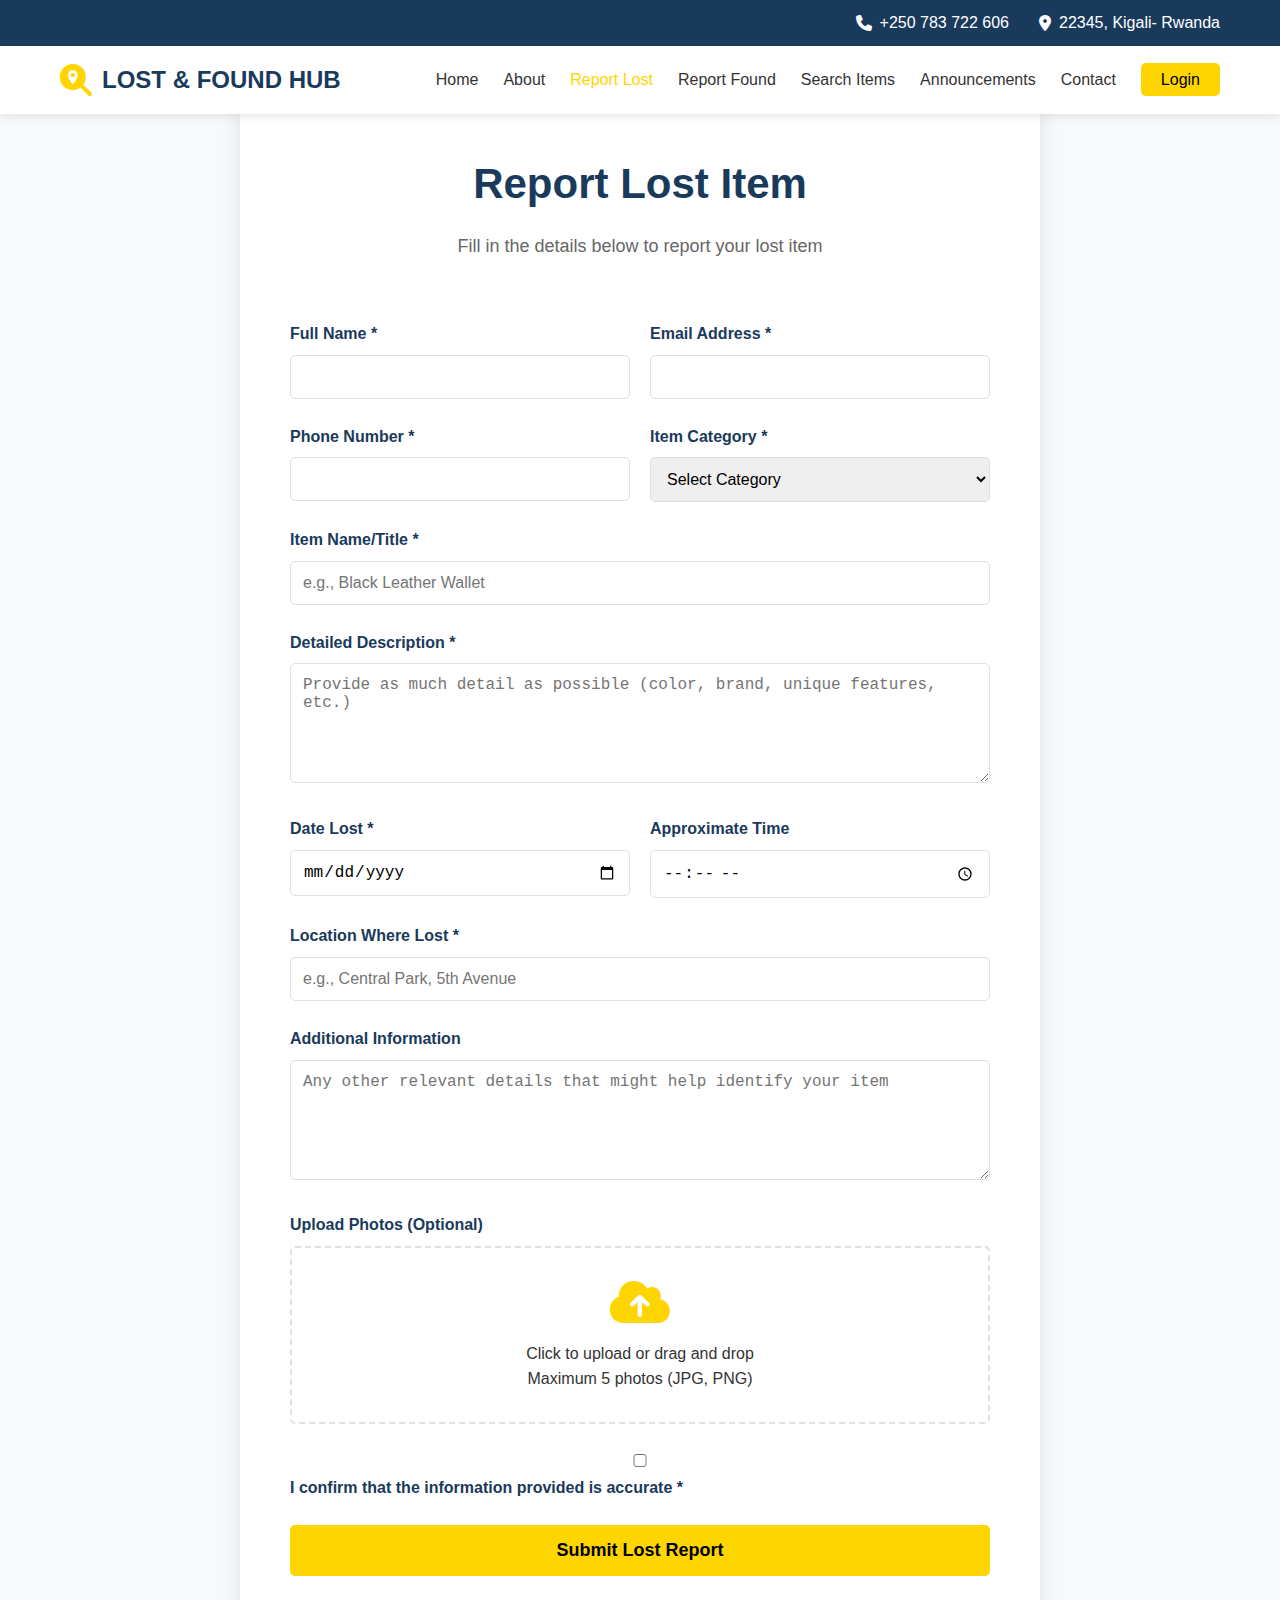
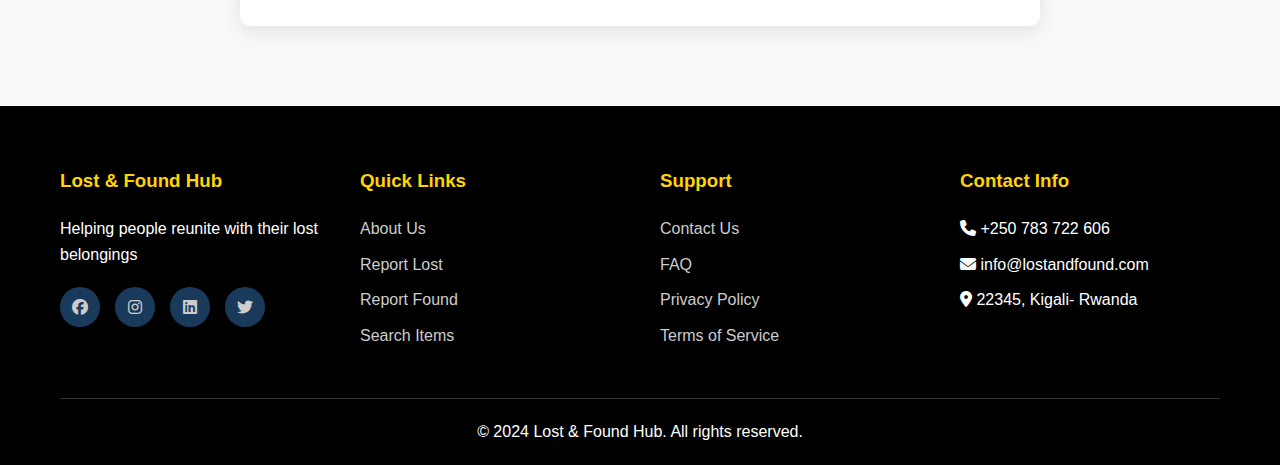
<file: report-lost.html>
<!DOCTYPE html>
<html lang="en">
<head>
    <meta charset="UTF-8">
    <meta name="viewport" content="width=device-width, initial-scale=1.0">
    <title>Report Lost Item - Lost & Found Hub</title>
    <link rel="stylesheet" href="styles.css">
    <link rel="stylesheet" href="https://cdnjs.cloudflare.com/ajax/libs/font-awesome/6.4.0/css/all.min.css">
</head>
<body>
    <!-- Header (Same as index.html) -->
    <header class="header">
        <div class="top-bar">
            <div class="container">
                <div class="contact-info">
                    <div class="info-item">
                        <i class="fas fa-phone"></i>
                        <span>+250 783 722 606</span>
                    </div>
                    <div class="info-item">
                        <i class="fas fa-map-marker-alt"></i>
                        <span>22345, Kigali- Rwanda</span>
                    </div>
                </div>
            </div>
        </div>
        
        <nav class="navbar">
            <div class="container">
                <div class="logo">
                    <i class="fas fa-search-location"></i>
                    <h1>LOST & FOUND HUB</h1>
                </div>
                <ul class="nav-menu">
                    <li><a href="index.html">Home</a></li>
                    <li><a href="about.html">About</a></li>
                    <li><a href="report-lost.html" class="active">Report Lost</a></li>
                    <li><a href="report-found.html">Report Found</a></li>
                    <li><a href="search-items.html">Search Items</a></li>
                    <li><a href="announcements.html">Announcements</a></li>
                    <li><a href="contact.html">Contact</a></li>
                    <li><a href="login.html" class="btn-login">Login</a></li>
                </ul>
                <div class="hamburger">
                    <span></span>
                    <span></span>
                    <span></span>
                </div>
            </div>
        </nav>
    </header>

    <!-- Report Lost Form Section -->
    <section class="form-section">
        <div class="container">
            <div class="form-container">
                <div class="section-header">
                    <h2>Report Lost Item</h2>
                    <p>Fill in the details below to report your lost item</p>
                </div>

                <form id="reportLostForm">
                    <div class="form-row">
                        <div class="form-group">
                            <label for="fullName">Full Name *</label>
                            <input type="text" id="fullName" name="fullName" required>
                        </div>
                        <div class="form-group">
                            <label for="email">Email Address *</label>
                            <input type="email" id="email" name="email" required>
                        </div>
                    </div>

                    <div class="form-row">
                        <div class="form-group">
                            <label for="phone">Phone Number *</label>
                            <input type="tel" id="phone" name="phone" required>
                        </div>
                        <div class="form-group">
                            <label for="category">Item Category *</label>
                            <select id="category" name="category" required>
                                <option value="">Select Category</option>
                                <option value="ids">IDs & Documents</option>
                                <option value="electronics">Electronics</option>
                                <option value="wallets">Wallets & Purses</option>
                                <option value="keys">Keys</option>
                                <option value="personal">Personal Items</option>
                                <option value="bags">Bags & Luggage</option>
                                <option value="jewelry">Jewelry</option>
                                <option value="clothing">Clothing</option>
                                <option value="other">Other</option>
                            </select>
                        </div>
                    </div>

                    <div class="form-group">
                        <label for="itemName">Item Name/Title *</label>
                        <input type="text" id="itemName" name="itemName" placeholder="e.g., Black Leather Wallet" required>
                    </div>

                    <div class="form-group">
                        <label for="description">Detailed Description *</label>
                        <textarea id="description" name="description" placeholder="Provide as much detail as possible (color, brand, unique features, etc.)" required></textarea>
                    </div>

                    <div class="form-row">
                        <div class="form-group">
                            <label for="lostDate">Date Lost *</label>
                            <input type="date" id="lostDate" name="lostDate" required>
                        </div>
                        <div class="form-group">
                            <label for="lostTime">Approximate Time</label>
                            <input type="time" id="lostTime" name="lostTime">
                        </div>
                    </div>

                    <div class="form-group">
                        <label for="location">Location Where Lost *</label>
                        <input type="text" id="location" name="location" placeholder="e.g., Central Park, 5th Avenue" required>
                    </div>

                    <div class="form-group">
                        <label for="additionalInfo">Additional Information</label>
                        <textarea id="additionalInfo" name="additionalInfo" placeholder="Any other relevant details that might help identify your item"></textarea>
                    </div>

                    <div class="form-group">
                        <label>Upload Photos (Optional)</label>
                        <div class="file-upload" id="fileUpload">
                            <i class="fas fa-cloud-upload-alt"></i>
                            <p>Click to upload or drag and drop</p>
                            <span>Maximum 5 photos (JPG, PNG)</span>
                            <input type="file" id="photos" name="photos" multiple accept="image/*" style="display: none;">
                        </div>
                    </div>

                    <div class="form-group">
                        <label>
                            <input type="checkbox" required>
                            I confirm that the information provided is accurate *
                        </label>
                    </div>

                    <button type="submit" class="btn-submit">Submit Lost Report</button>
                </form>
            </div>
        </div>
    </section>

    <!-- Footer -->
    <footer class="footer">
        <div class="container">
            <div class="footer-content">
                <div class="footer-section">
                    <h3>Lost & Found Hub</h3>
                    <p>Helping people reunite with their lost belongings</p>
                    <div class="social-links">
                        <a href="#"><i class="fab fa-facebook"></i></a>
                        <a href="#"><i class="fab fa-instagram"></i></a>
                        <a href="#"><i class="fab fa-linkedin"></i></a>
                        <a href="#"><i class="fab fa-twitter"></i></a>
                    </div>
                </div>
                <div class="footer-section">
                    <h3>Quick Links</h3>
                    <ul>
                        <li><a href="about.html">About Us</a></li>
                        <li><a href="report-lost.html">Report Lost</a></li>
                        <li><a href="report-found.html">Report Found</a></li>
                        <li><a href="search-items.html">Search Items</a></li>
                    </ul>
                </div>
                <div class="footer-section">
                    <h3>Support</h3>
                    <ul>
                        <li><a href="contact.html">Contact Us</a></li>
                        <li><a href="#">FAQ</a></li>
                        <li><a href="#">Privacy Policy</a></li>
                        <li><a href="#">Terms of Service</a></li>
                    </ul>
                </div>
                <div class="footer-section">
                    <h3>Contact Info</h3>
                    <ul>
                        <li><i class="fas fa-phone"></i> +250 783 722 606</li>
                        <li><i class="fas fa-envelope"></i> info@lostandfound.com</li>
                        <li><i class="fas fa-map-marker-alt"></i> 22345, Kigali- Rwanda</li>
                    </ul>
                </div>
            </div>
            <div class="footer-bottom">
                <p>&copy; 2024 Lost & Found Hub. All rights reserved.</p>
            </div>
        </div>
    </footer>

    <script src="script.js"></script>
</body>
</html>
</file>
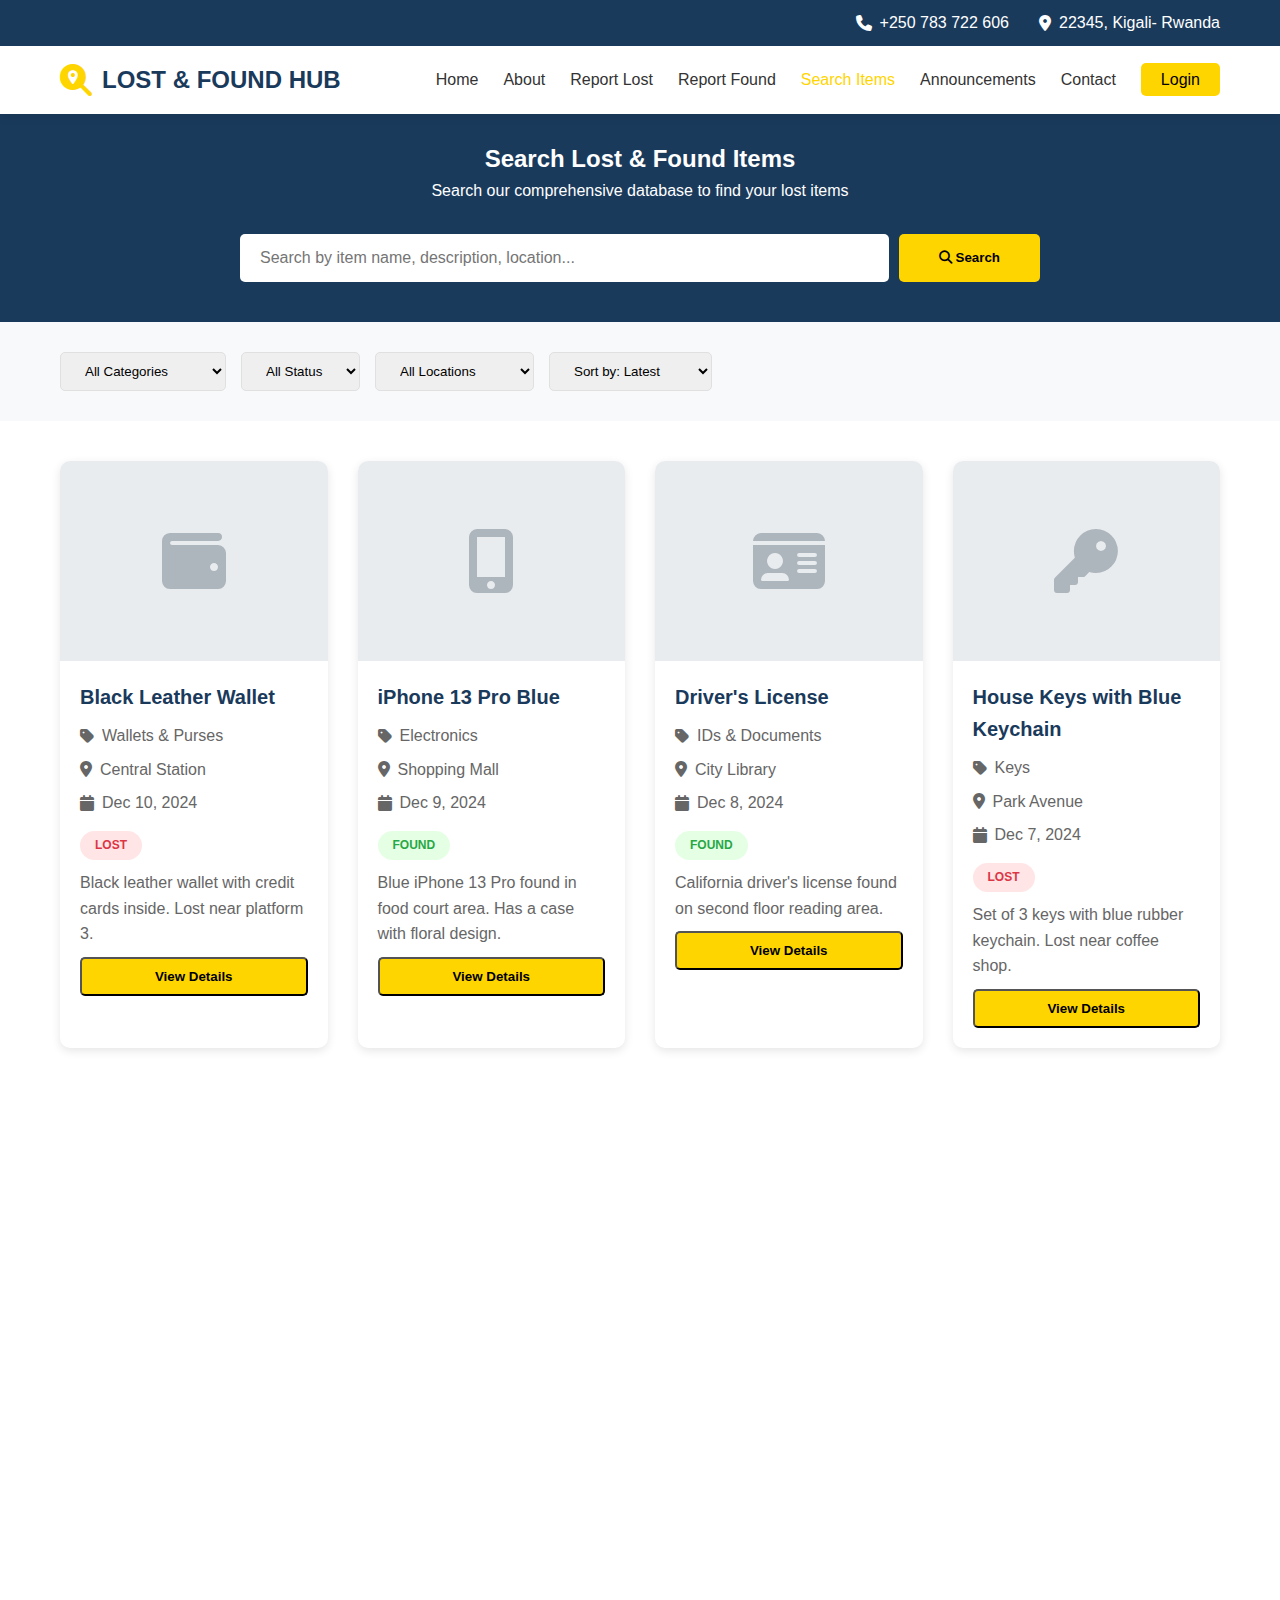
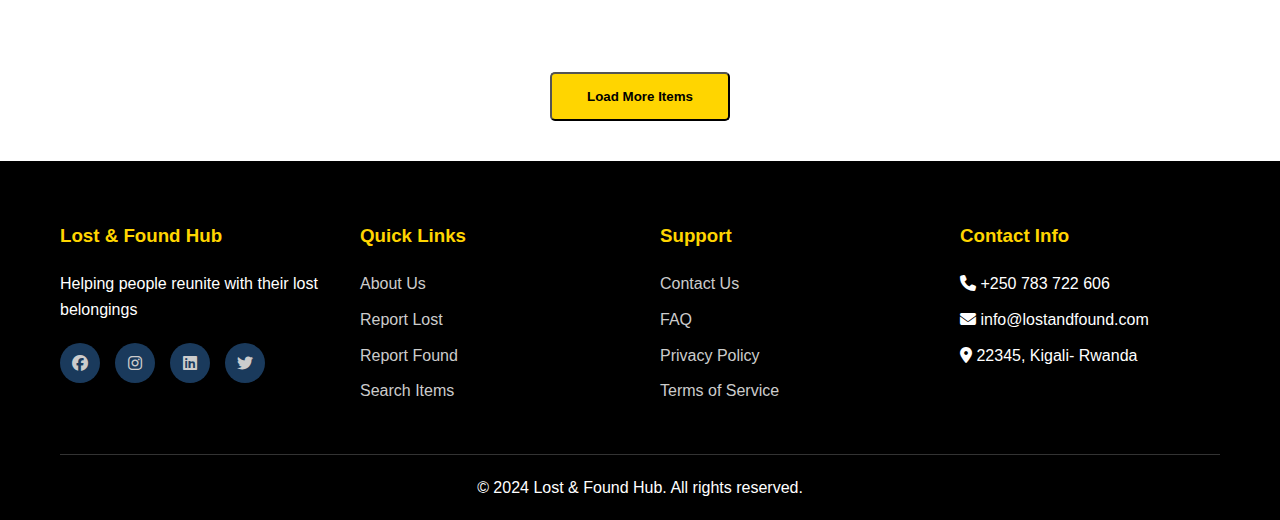
<file: search-items.html>
<!DOCTYPE html>
<html lang="en">
<head>
    <meta charset="UTF-8">
    <meta name="viewport" content="width=device-width, initial-scale=1.0">
    <title>Search Items - Lost & Found Hub</title>
    <link rel="stylesheet" href="styles.css">
    <link rel="stylesheet" href="https://cdnjs.cloudflare.com/ajax/libs/font-awesome/6.4.0/css/all.min.css">
</head>
<body>
    <header class="header">
        <div class="top-bar">
            <div class="container">
                <div class="contact-info">
                    <div class="info-item">
                        <i class="fas fa-phone"></i>
                        <span>+250 783 722 606</span>
                    </div>
                    <div class="info-item">
                        <i class="fas fa-map-marker-alt"></i>
                        <span>22345, Kigali- Rwanda</span>
                    </div>
                </div>
            </div>
        </div>
        
        <nav class="navbar">
            <div class="container">
                <div class="logo">
                    <i class="fas fa-search-location"></i>
                    <h1>LOST & FOUND HUB</h1>
                </div>
                <ul class="nav-menu">
                    <li><a href="index.html">Home</a></li>
                    <li><a href="about.html">About</a></li>
                    <li><a href="report-lost.html">Report Lost</a></li>
                    <li><a href="report-found.html">Report Found</a></li>
                    <li><a href="search-items.html" class="active">Search Items</a></li>
                    <li><a href="announcements.html">Announcements</a></li>
                    <li><a href="contact.html">Contact</a></li>
                    <li><a href="login.html" class="btn-login">Login</a></li>
                </ul>
                <div class="hamburger">
                    <span></span>
                    <span></span>
                    <span></span>
                </div>
            </div>
        </nav>
    </header>

    <section class="search-header">
        <div class="container">
            <h2>Search Lost & Found Items</h2>
            <p>Search our comprehensive database to find your lost items</p>
            <div class="search-bar">
                <input type="text" placeholder="Search by item name, description, location...">
                <button><i class="fas fa-search"></i> Search</button>
            </div>
        </div>
    </section>

    <section class="filters">
        <div class="container">
            <div class="filter-group">
                <select>
                    <option>All Categories</option>
                    <option>IDs & Documents</option>
                    <option>Electronics</option>
                    <option>Wallets & Purses</option>
                    <option>Keys</option>
                    <option>Personal Items</option>
                    <option>Bags & Luggage</option>
                    <option>Jewelry</option>
                    <option>Clothing</option>
                </select>
                <select>
                    <option>All Status</option>
                    <option>Lost</option>
                    <option>Found</option>
                    <option>Claimed</option>
                </select>
                <select>
                    <option>All Locations</option>
                    <option>Downtown</option>
                    <option>Central Park</option>
                    <option>Shopping Mall</option>
                    <option>Public Transport</option>
                </select>
                <select>
                    <option>Sort by: Latest</option>
                    <option>Sort by: Oldest</option>
                    <option>Sort by: Location</option>
                </select>
            </div>
        </div>
    </section>

    <section class="items-grid">
        <div class="container">
            <div class="features-grid">
                <!-- Sample Item 1 -->
                <div class="item-card">
                    <div class="item-image">
                        <i class="fas fa-wallet"></i>
                    </div>
                    <div class="item-details">
                        <h3 class="item-title">Black Leather Wallet</h3>
                        <div class="item-meta">
                            <span><i class="fas fa-tag"></i> Wallets & Purses</span>
                            <span><i class="fas fa-map-marker-alt"></i> Central Station</span>
                            <span><i class="fas fa-calendar"></i> Dec 10, 2024</span>
                        </div>
                        <span class="status-badge status-lost">LOST</span>
                        <p style="margin: 10px 0; color: #666;">Black leather wallet with credit cards inside. Lost near platform 3.</p>
                        <button class="btn btn-primary" style="width: 100%; padding: 10px;">View Details</button>
                    </div>
                </div>

                <!-- Sample Item 2 -->
                <div class="item-card">
                    <div class="item-image">
                        <i class="fas fa-mobile-alt"></i>
                    </div>
                    <div class="item-details">
                        <h3 class="item-title">iPhone 13 Pro Blue</h3>
                        <div class="item-meta">
                            <span><i class="fas fa-tag"></i> Electronics</span>
                            <span><i class="fas fa-map-marker-alt"></i> Shopping Mall</span>
                            <span><i class="fas fa-calendar"></i> Dec 9, 2024</span>
                        </div>
                        <span class="status-badge status-found">FOUND</span>
                        <p style="margin: 10px 0; color: #666;">Blue iPhone 13 Pro found in food court area. Has a case with floral design.</p>
                        <button class="btn btn-primary" style="width: 100%; padding: 10px;">View Details</button>
                    </div>
                </div>

                <!-- Sample Item 3 -->
                <div class="item-card">
                    <div class="item-image">
                        <i class="fas fa-id-card"></i>
                    </div>
                    <div class="item-details">
                        <h3 class="item-title">Driver's License</h3>
                        <div class="item-meta">
                            <span><i class="fas fa-tag"></i> IDs & Documents</span>
                            <span><i class="fas fa-map-marker-alt"></i> City Library</span>
                            <span><i class="fas fa-calendar"></i> Dec 8, 2024</span>
                        </div>
                        <span class="status-badge status-found">FOUND</span>
                        <p style="margin: 10px 0; color: #666;">California driver's license found on second floor reading area.</p>
                        <button class="btn btn-primary" style="width: 100%; padding: 10px;">View Details</button>
                    </div>
                </div>

                <!-- Sample Item 4 -->
                <div class="item-card">
                    <div class="item-image">
                        <i class="fas fa-key"></i>
                    </div>
                    <div class="item-details">
                        <h3 class="item-title">House Keys with Blue Keychain</h3>
                        <div class="item-meta">
                            <span><i class="fas fa-tag"></i> Keys</span>
                            <span><i class="fas fa-map-marker-alt"></i> Park Avenue</span>
                            <span><i class="fas fa-calendar"></i> Dec 7, 2024</span>
                        </div>
                        <span class="status-badge status-lost">LOST</span>
                        <p style="margin: 10px 0; color: #666;">Set of 3 keys with blue rubber keychain. Lost near coffee shop.</p>
                        <button class="btn btn-primary" style="width: 100%; padding: 10px;">View Details</button>
                    </div>
                </div>

                <!-- Sample Item 5 -->
                <div class="item-card">
                    <div class="item-image">
                        <i class="fas fa-backpack"></i>
                    </div>
                    <div class="item-details">
                        <h3 class="item-title">Red Backpack</h3>
                        <div class="item-meta">
                            <span><i class="fas fa-tag"></i> Bags & Luggage</span>
                            <span><i class="fas fa-map-marker-alt"></i> University Campus</span>
                            <span><i class="fas fa-calendar"></i> Dec 6, 2024</span>
                        </div>
                        <span class="status-badge status-found">FOUND</span>
                        <p style="margin: 10px 0; color: #666;">Red Nike backpack found in library. Contains textbooks and laptop.</p>
                        <button class="btn btn-primary" style="width: 100%; padding: 10px;">View Details</button>
                    </div>
                </div>

                <!-- Sample Item 6 -->
                <div class="item-card">
                    <div class="item-image">
                        <i class="fas fa-watch"></i>
                    </div>
                    <div class="item-details">
                        <h3 class="item-title">Silver Watch</h3>
                        <div class="item-meta">
                            <span><i class="fas fa-tag"></i> Jewelry</span>
                            <span><i class="fas fa-map-marker-alt"></i> Gym Center</span>
                            <span><i class="fas fa-calendar"></i> Dec 5, 2024</span>
                        </div>
                        <span class="status-badge status-lost">LOST</span>
                        <p style="margin: 10px 0; color: #666;">Silver Seiko watch with leather strap. Lost in locker room.</p>
                        <button class="btn btn-primary" style="width: 100%; padding: 10px;">View Details</button>
                    </div>
                </div>
            </div>

            <div style="text-align: center; margin-top: 40px;">
                <button class="btn btn-primary">Load More Items</button>
            </div>
        </div>
    </section>

    <footer class="footer">
        <div class="container">
            <div class="footer-content">
                <div class="footer-section">
                    <h3>Lost & Found Hub</h3>
                    <p>Helping people reunite with their lost belongings</p>
                    <div class="social-links">
                        <a href="#"><i class="fab fa-facebook"></i></a>
                        <a href="#"><i class="fab fa-instagram"></i></a>
                        <a href="#"><i class="fab fa-linkedin"></i></a>
                        <a href="#"><i class="fab fa-twitter"></i></a>
                    </div>
                </div>
                <div class="footer-section">
                    <h3>Quick Links</h3>
                    <ul>
                        <li><a href="about.html">About Us</a></li>
                        <li><a href="report-lost.html">Report Lost</a></li>
                        <li><a href="report-found.html">Report Found</a></li>
                        <li><a href="search-items.html">Search Items</a></li>
                    </ul>
                </div>
                <div class="footer-section">
                    <h3>Support</h3>
                    <ul>
                        <li><a href="contact.html">Contact Us</a></li>
                        <li><a href="#">FAQ</a></li>
                        <li><a href="#">Privacy Policy</a></li>
                        <li><a href="#">Terms of Service</a></li>
                    </ul>
                </div>
                <div class="footer-section">
                    <h3>Contact Info</h3>
                    <ul>
                        <li><i class="fas fa-phone"></i> +250 783 722 606</li>
                        <li><i class="fas fa-envelope"></i> info@lostandfound.com</li>
                        <li><i class="fas fa-map-marker-alt"></i> 22345, Kigali- Rwanda</li>
                    </ul>
                </div>
            </div>
            <div class="footer-bottom">
                <p>&copy; 2024 Lost & Found Hub. All rights reserved.</p>
            </div>
        </div>
    </footer>

    <script src="script.js"></script>
</body>
</html>
</file>
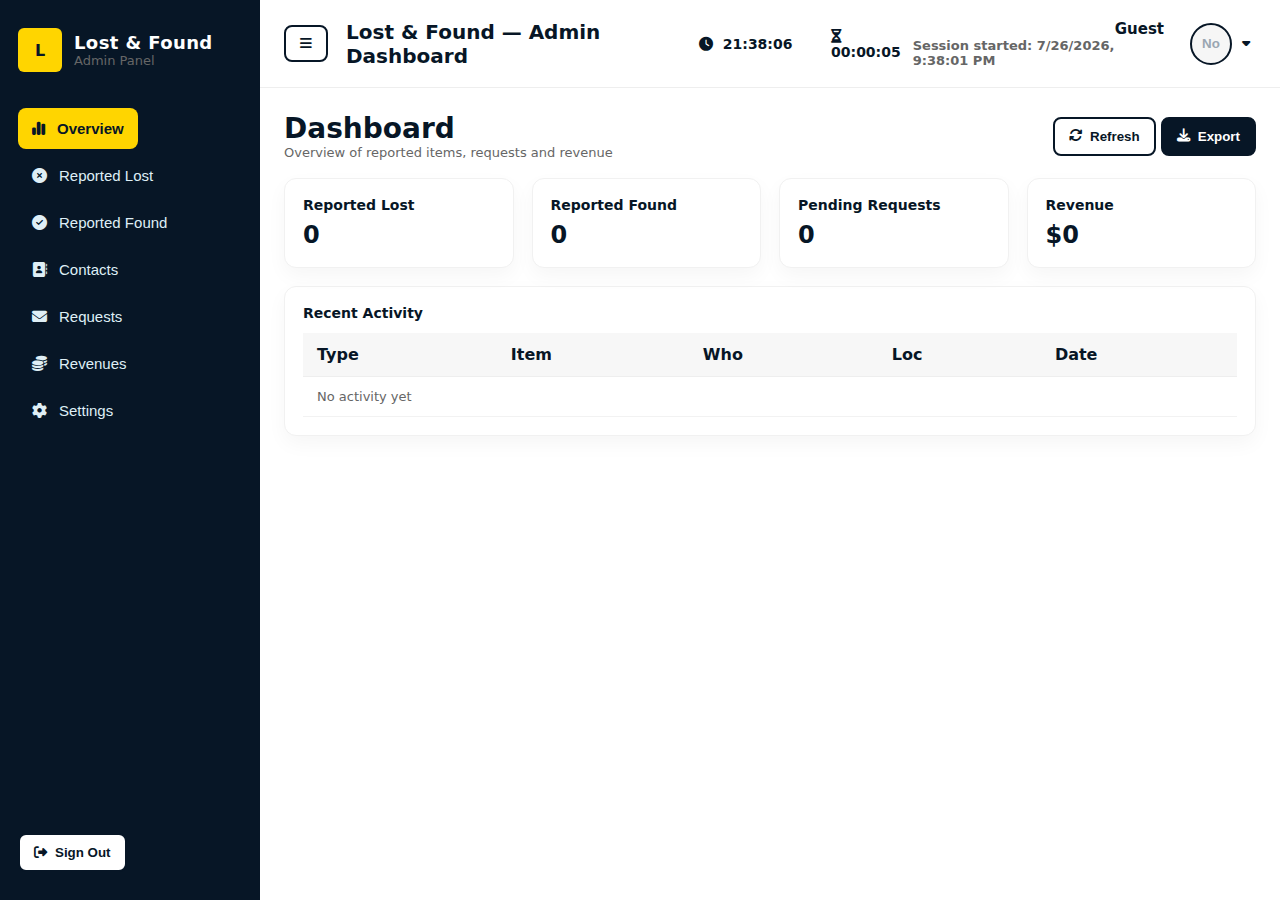
<file: Admin/dashboard.html>
<!doctype html>
<html lang="en">
<head>
  <meta charset="utf-8" />
  <meta name="viewport" content="width=device-width,initial-scale=1" />
  <title>Admin Dashboard — Lost & Found</title>

  <!-- Admin styles -->
  <link rel="stylesheet" href="admin.css">

  <!-- Font Awesome for icons -->
  <link rel="stylesheet" href="https://cdnjs.cloudflare.com/ajax/libs/font-awesome/6.5.0/css/all.min.css">

  <style>
    /* small helpers for topbar layout */
    .intro {
      max-width: 720px;
      color: #333;
      font-size: 14px;
      line-height: 1.5;
    }
  </style>
</head>
<body>
  <div class="app">

    <!-- SIDEBAR -->
    <aside class="sidebar" id="sidebar">
      <div class="brand">
        <div class="logo-box">L</div>
        <div>
          <h3>Lost & Found</h3>
          <div class="kv">Admin Panel</div>
        </div>
      </div>

      <nav>
        <ul class="menu" id="menu">
          <li><button class="active" data-section="overview"><i class="fa fa-chart-simple"></i> Overview</button></li>
          <li><button data-section="reported-lost"><i class="fa fa-circle-xmark"></i> Reported Lost</button></li>
          <li><button data-section="reported-found"><i class="fa fa-circle-check"></i> Reported Found</button></li>
          <li><button data-section="contacts"><i class="fa fa-address-book"></i> Contacts</button></li>
          <li><button data-section="requests"><i class="fa fa-envelope"></i> Requests</button></li>
          <li><button data-section="revenue"><i class="fa fa-coins"></i> Revenues</button></li>
          <li><button data-section="settings"><i class="fa fa-gear"></i> Settings</button></li>
        </ul>
      </nav>

      <div style="margin-top:auto;">
        <!-- left signout is white and visible -->
        <button class="btn signout" id="signout-left"><i class="fa fa-right-from-bracket"></i> Sign Out</button>
      </div>
    </aside>

    <!-- PAGE CONTENT -->
    <div style="flex:1; display:flex; flex-direction:column;">

      <!-- TOPBAR (clean modern header: Option B) -->
      <header class="topbar">
        <div class="left">
          <button class="mobile-toggle btn" id="toggle-sidebar"><i class="fa fa-bars"></i></button>

          <div class="brand-title">
            <div class="title">Lost & Found — Admin Dashboard</div>
          </div>         
        </div>

        <div class="right" style="position:relative;">
          <div class="time-block" aria-live="polite">
            <div class="clock"><i class="fa fa-clock"></i>&nbsp; <span id="current-time">--:--:--</span></div>
            <div class="session"><i class="fa fa-hourglass-half"></i>&nbsp; <span id="session-time">00:00:00</span></div>
          </div>

          <div class="welcome" aria-hidden>
            <div id="username-display" style="font-size:15px">Guest</div>
            <div class="small" id="session-start-info">Session started: -</div>
          </div>

          <button class="profile-btn" id="profile-btn" aria-haspopup="true" aria-expanded="false">
            <div class="profile-circle" id="profile-circle">
              <div class="placeholder-blank" id="avatar-placeholder">No</div>
            </div>
            <i class="fa fa-caret-down" style="color:#071626;"></i>
          </button>

          <div class="profile-dropdown" id="profile-dropdown" role="menu">
            <div class="info">
              <div class="name" id="dropdown-name">Guest</div>
              <div class="phone" id="dropdown-phone">+000000000</div>
            </div>
            <div class="actions">
              <button id="go-settings" class="btn"><i class="fa fa-gear"></i> Settings</button>
              <button id="signout" class="btn signout"><i class="fa fa-right-from-bracket"></i> Sign Out</button>
            </div>
          </div>
        </div>
      </header>

      <!-- MAIN -->
      <main class="main" id="main">

        <!-- Overview -->
        <section id="overview" class="fade-in">
          <div class="page-head">
            <div>
              <div class="page-title">Dashboard</div>
              <div class="kv">Overview of reported items, requests and revenue</div>
            </div>
            <div>
              <button class="btn" id="refresh-sample"><i class="fa fa-arrows-rotate"></i> Refresh</button>
              <button class="btn primary" id="export-btn"><i class="fa fa-download"></i> Export</button>
            </div>
          </div>

          <div class="grid">
            <div class="card">
              <h4>Reported Lost</h4>
              <div class="big" id="stat-lost">0</div>
            </div>
            <div class="card">
              <h4>Reported Found</h4>
              <div class="big" id="stat-found">0</div>
            </div>
            <div class="card">
              <h4>Pending Requests</h4>
              <div class="big" id="stat-requests">0</div>
            </div>
            <div class="card">
              <h4>Revenue</h4>
              <div class="big" id="stat-revenue">$0</div>
            </div>
          </div>

          <div class="card">
            <h4>Recent Activity</h4>
            <div style="margin-top:12px;">
              <table class="table" id="recent-table">
                <thead>
                  <tr><th>Type</th><th>Item</th><th>Who</th><th>Loc</th><th>Date</th></tr>
                </thead>
                <tbody>
                  <tr><td colspan="5" class="kv">No activity yet</td></tr>
                </tbody>
              </table>
            </div>
          </div>
        </section>

        <!-- Reported Lost -->
        <section id="reported-lost" style="display:none;">
          <div class="page-head">
            <div>
              <div class="page-title">Reported Lost</div>
              <div class="kv">Items reported as lost by users</div>
            </div>
            <div>
              <button class="btn primary" id="add-lost-sample"><i class="fa fa-plus"></i> Add Sample Lost</button>
            </div>
          </div>

          <div class="card">
            <table class="table" id="lost-table">
              <thead>
                <tr><th>Item</th><th>Owner</th><th>Location</th><th>Date</th><th>Status</th></tr>
              </thead>
              <tbody>
                <tr><td colspan="5" class="kv">No lost items yet</td></tr>
              </tbody>
            </table>
          </div>
        </section>

        <!-- Reported Found -->
        <section id="reported-found" style="display:none;">
          <div class="page-head">
            <div>
              <div class="page-title">Reported Found</div>
              <div class="kv">Items reported as found by users</div>
            </div>
            <div>
              <button class="btn primary" id="add-found-sample"><i class="fa fa-plus"></i> Add Sample Found</button>
            </div>
          </div>

          <div class="card">
            <table class="table" id="found-table">
              <thead>
                <tr><th>Item</th><th>Finder</th><th>Location</th><th>Date</th><th>Status</th></tr>
              </thead>
              <tbody>
                <tr><td colspan="5" class="kv">No found items yet</td></tr>
              </tbody>
            </table>
          </div>
        </section>

        <!-- Contacts -->
        <section id="contacts" style="display:none;">
          <div class="page-head">
            <div>
              <div class="page-title">Contacts</div>
              <div class="kv">Messages and contact records</div>
            </div>
          </div>

          <div class="card">
            <h4>Contacts List</h4>
            <div class="kv" style="margin-top:8px;">(Sample placeholder)</div>
          </div>
        </section>

        <!-- Requests -->
        <section id="requests" style="display:none;">
          <div class="page-head">
            <div>
              <div class="page-title">Requests</div>
              <div class="kv">User requests (claim, help, verification)</div>
            </div>
          </div>

          <div class="card">
            <table class="table">
              <thead><tr><th>User</th><th>Type</th><th>Item</th><th>Date</th><th>Status</th></tr></thead>
              <tbody id="requests-body">
                <tr><td colspan="5" class="kv">No requests yet</td></tr>
              </tbody>
            </table>
          </div>
        </section>

        <!-- Revenue -->
        <section id="revenue" style="display:none;">
          <div class="page-head">
            <div>
              <div class="page-title">Revenues</div>
              <div class="kv">Payments, fines, or administrative revenue</div>
            </div>
          </div>

          <div class="grid">
            <div class="card">
              <h4>Total Revenue</h4>
              <div class="big" id="revenue-total">$0</div>
            </div>
            <div class="card">
              <h4>Monthly Estimate</h4>
              <div class="big">$0</div>
            </div>
          </div>
        </section>

        <!-- Settings -->
        <section id="settings" style="display:none;">
          <div class="page-head">
            <div>
              <div class="page-title">Settings</div>
              <div class="kv">Update profile information</div>
            </div>
          </div>

          <div class="settings-form">
            <div class="profile-preview">
              <div class="avatar" id="settings-avatar">
                <div class="placeholder-blank" id="settings-avatar-blank">No Photo</div>
              </div>
              <div style="text-align:center;">
                <div class="kv">Upload a profile photo</div>
                <input type="file" id="avatar-file" accept="image/*" style="margin-top:8px;">
              </div>
              <div style="width:100%; display:flex; gap:8px; justify-content:center;">
                <button class="btn" id="avatar-remove">Remove</button>
              </div>
            </div>

            <div class="settings-fields">
              <div class="card">
                <div class="field">
                  <label for="username">Username</label>
                  <input id="username" type="text" placeholder="Enter display name">
                </div>

                <div class="field">
                  <label for="phone">Phone (locked)</label>
                  <input id="phone" type="tel" disabled>
                </div>

                <div class="field">
                  <label for="location">Location</label>
                  <input id="location" type="text" placeholder="City / Area">
                </div>

                <div style="display:flex; gap:10px; margin-top:10px;">
                  <button class="btn primary" id="save-settings">Save Changes</button>
                  <button class="btn" id="cancel-settings">Cancel</button>
                </div>

                <div style="margin-top:10px;" id="settings-msg" class="kv"></div>
              </div>
            </div>
          </div>
        </section>

      </main>
    </div>
  </div>

  <!-- Dashboard script -->
  <script src="dashboard.js"></script>

</body>
</html>
</file>
<file: styles.css>
/* Reset and Base Styles */
* {
    margin: 0;
    padding: 0;
    box-sizing: border-box;
}

:root {
    --primary-color: #FFD500;
    --secondary-color: #1a3a5c;
    --dark-color: #000000;
    --light-color: #ffffff;
    --text-color: #333333;
    --border-color: #e0e0e0;
    --success-color: #28a745;
    --danger-color: #dc3545;
    --warning-color: #ffc107;
}

body {
    font-family: 'Arial', 'Helvetica', sans-serif;
    line-height: 1.6;
    color: var(--text-color);
    background-color: var(--light-color);
}

.container {
    max-width: 1200px;
    margin: 0 auto;
    padding: 0 20px;
}

/* Header Styles */
.header {
    position: fixed;
    top: 0;
    left: 0;
    right: 0;
    z-index: 1000;
    background: var(--light-color);
    box-shadow: 0 2px 10px rgba(0, 0, 0, 0.1);
}

.top-bar {
    background: var(--secondary-color);
    color: var(--light-color);
    padding: 10px 0;
}

.contact-info {
    display: flex;
    justify-content: flex-end;
    gap: 30px;
}

.info-item {
    display: flex;
    align-items: center;
    gap: 8px;
}

.navbar {
    background: var(--light-color);
    padding: 15px 0;
}

.navbar .container {
    display: flex;
    justify-content: space-between;
    align-items: center;
}

.logo {
    display: flex;
    align-items: center;
    gap: 10px;
    color: var(--secondary-color);
}

.logo i {
    font-size: 32px;
    color: var(--primary-color);
}

.logo h1 {
    font-size: 24px;
    font-weight: bold;
}

.nav-menu {
    display: flex;
    list-style: none;
    gap: 25px;
    align-items: center;
}

.nav-menu a {
    text-decoration: none;
    color: var(--text-color);
    font-weight: 500;
    transition: color 0.3s;
}

.nav-menu a:hover,
.nav-menu a.active {
    color: var(--primary-color);
}

.btn-login {
    background: var(--primary-color);
    padding: 8px 20px;
    border-radius: 5px;
    color: var(--dark-color) !important;
}

.hamburger {
    display: none;
    flex-direction: column;
    gap: 5px;
    cursor: pointer;
}

.hamburger span {
    width: 25px;
    height: 3px;
    background: var(--secondary-color);
}

/* Hero Section */
.hero {
    margin-top: 120px;
    position: relative;
    min-height: 600px;
    background: linear-gradient(rgba(0, 0, 0, 0.6), rgba(0, 0, 0, 0.6)),
                url('data:image/svg+xml,<svg xmlns="http://www.w3.org/2000/svg" viewBox="0 0 1200 600"><rect fill="%231a3a5c" width="1200" height="600"/></svg>');
    background-size: cover;
    background-position: center;
    display: flex;
    align-items: center;
    color: var(--light-color);
}

.hero-content {
    text-align: center;
    z-index: 2;
}

.hero-badge {
    background: var(--primary-color);
    color: var(--dark-color);
    display: inline-block;
    padding: 10px 30px;
    font-weight: bold;
    margin-bottom: 20px;
}

.hero-title {
    font-size: 64px;
    font-weight: bold;
    background: var(--secondary-color);
    display: inline-block;
    padding: 20px 60px;
    margin-bottom: 30px;
}

.hero-text {
    font-size: 20px;
    max-width: 600px;
    margin: 0 auto 40px;
}

.hero-buttons {
    display: flex;
    gap: 20px;
    justify-content: center;
}

.btn {
    padding: 15px 35px;
    text-decoration: none;
    border-radius: 5px;
    font-weight: bold;
    transition: all 0.3s;
    display: inline-block;
}

.btn-primary {
    background: var(--primary-color);
    color: var(--dark-color);
}

.btn-primary:hover {
    background: #e6c200;
    transform: translateY(-2px);
}

.btn-secondary {
    background: transparent;
    color: var(--light-color);
    border: 2px solid var(--light-color);
}

.btn-secondary:hover {
    background: var(--light-color);
    color: var(--dark-color);
}

.hero-aim {
    position: absolute;
    bottom: 30px;
    left: 30px;
    background: var(--primary-color);
    padding: 20px 40px;
    color: var(--dark-color);
    font-weight: bold;
}

/* Features Section */
.features {
    padding: 80px 0;
    background: #f8f9fa;
}

.section-header {
    text-align: center;
    margin-bottom: 60px;
}

.section-header h2 {
    font-size: 42px;
    color: var(--secondary-color);
    margin-bottom: 15px;
}

.section-header p {
    font-size: 18px;
    color: #666;
}

.features-grid {
    display: grid;
    grid-template-columns: repeat(auto-fit, minmax(250px, 1fr));
    gap: 30px;
}

.feature-card {
    background: var(--light-color);
    padding: 40px;
    text-align: center;
    border-radius: 10px;
    box-shadow: 0 5px 15px rgba(0, 0, 0, 0.1);
    transition: transform 0.3s;
}

.feature-card:hover {
    transform: translateY(-10px);
}

.feature-icon {
    width: 80px;
    height: 80px;
    background: var(--primary-color);
    border-radius: 50%;
    display: flex;
    align-items: center;
    justify-content: center;
    margin: 0 auto 20px;
}

.feature-icon i {
    font-size: 32px;
    color: var(--dark-color);
}

.feature-card h3 {
    font-size: 22px;
    margin-bottom: 15px;
    color: var(--secondary-color);
}

/* Categories Section */
.categories {
    padding: 80px 0;
}

.categories-grid {
    display: grid;
    grid-template-columns: repeat(auto-fit, minmax(180px, 1fr));
    gap: 25px;
}

.category-card {
    background: var(--light-color);
    padding: 30px;
    text-align: center;
    border: 2px solid var(--border-color);
    border-radius: 10px;
    transition: all 0.3s;
    cursor: pointer;
}

.category-card:hover {
    border-color: var(--primary-color);
    transform: translateY(-5px);
}

.category-card i {
    font-size: 48px;
    color: var(--primary-color);
    margin-bottom: 15px;
}

.category-card h3 {
    font-size: 18px;
    margin-bottom: 10px;
    color: var(--secondary-color);
}

.category-card .count {
    color: #666;
    font-size: 14px;
}

/* Stats Section */
.stats {
    padding: 60px 0;
    background: var(--secondary-color);
    color: var(--light-color);
}

.stats-grid {
    display: grid;
    grid-template-columns: repeat(auto-fit, minmax(200px, 1fr));
    gap: 40px;
}

.stat-item {
    text-align: center;
}

.stat-item i {
    font-size: 48px;
    color: var(--primary-color);
    margin-bottom: 15px;
}

.stat-item h3 {
    font-size: 42px;
    margin-bottom: 10px;
}

/* Form Styles */
.form-section {
    padding: 100px 0 80px;
    background: #f8f9fa;
}

.form-container {
    max-width: 800px;
    margin: 0 auto;
    background: var(--light-color);
    padding: 50px;
    border-radius: 10px;
    box-shadow: 0 5px 20px rgba(0, 0, 0, 0.1);
}

.form-group {
    margin-bottom: 25px;
}

.form-group label {
    display: block;
    margin-bottom: 8px;
    font-weight: 600;
    color: var(--secondary-color);
}

.form-group input,
.form-group select,
.form-group textarea {
    width: 100%;
    padding: 12px;
    border: 1px solid var(--border-color);
    border-radius: 5px;
    font-size: 16px;
}

.form-group textarea {
    min-height: 120px;
    resize: vertical;
}

.form-row {
    display: grid;
    grid-template-columns: 1fr 1fr;
    gap: 20px;
}

.file-upload {
    border: 2px dashed var(--border-color);
    padding: 30px;
    text-align: center;
    border-radius: 5px;
    cursor: pointer;
    transition: all 0.3s;
}

.file-upload:hover {
    border-color: var(--primary-color);
    background: #fffef0;
}

.file-upload i {
    font-size: 48px;
    color: var(--primary-color);
    margin-bottom: 15px;
}

.btn-submit {
    width: 100%;
    padding: 15px;
    background: var(--primary-color);
    color: var(--dark-color);
    border: none;
    border-radius: 5px;
    font-size: 18px;
    font-weight: bold;
    cursor: pointer;
    transition: all 0.3s;
}

.btn-submit:hover {
    background: #e6c200;
    transform: translateY(-2px);
}

/* Search Page */
.search-header {
    padding: 140px 0 40px;
    background: var(--secondary-color);
    color: var(--light-color);
    text-align: center;
}

.search-bar {
    max-width: 800px;
    margin: 30px auto 0;
    display: flex;
    gap: 10px;
}

.search-bar input {
    flex: 1;
    padding: 15px 20px;
    border: none;
    border-radius: 5px;
    font-size: 16px;
}

.search-bar button {
    padding: 15px 40px;
    background: var(--primary-color);
    border: none;
    border-radius: 5px;
    font-weight: bold;
    cursor: pointer;
}

.filters {
    padding: 30px 0;
    background: #f8f9fa;
}

.filter-group {
    display: flex;
    gap: 15px;
    flex-wrap: wrap;
}

.filter-group select {
    padding: 10px 20px;
    border: 1px solid var(--border-color);
    border-radius: 5px;
}

.items-grid {
    padding: 40px 0;
}

.item-card {
    background: var(--light-color);
    border-radius: 10px;
    overflow: hidden;
    box-shadow: 0 3px 10px rgba(0, 0, 0, 0.1);
    transition: transform 0.3s;
}

.item-card:hover {
    transform: translateY(-5px);
}

.item-image {
    width: 100%;
    height: 200px;
    background: #e9ecef;
    display: flex;
    align-items: center;
    justify-content: center;
}

.item-image i {
    font-size: 64px;
    color: #adb5bd;
}

.item-details {
    padding: 20px;
}

.item-title {
    font-size: 20px;
    color: var(--secondary-color);
    margin-bottom: 10px;
}

.item-meta {
    display: flex;
    flex-direction: column;
    gap: 8px;
    margin-bottom: 15px;
    color: #666;
}

.item-meta span {
    display: flex;
    align-items: center;
    gap: 8px;
}

.status-badge {
    display: inline-block;
    padding: 5px 15px;
    border-radius: 20px;
    font-size: 12px;
    font-weight: bold;
}

.status-lost {
    background: #ffe5e5;
    color: var(--danger-color);
}

.status-found {
    background: #e5ffe5;
    color: var(--success-color);
}

/* Footer */
.footer {
    background: var(--dark-color);
    color: var(--light-color);
    padding: 60px 0 20px;
}

.footer-content {
    display: grid;
    grid-template-columns: repeat(auto-fit, minmax(250px, 1fr));
    gap: 40px;
    margin-bottom: 40px;
}

.footer-section h3 {
    color: var(--primary-color);
    margin-bottom: 20px;
}

.footer-section ul {
    list-style: none;
}

.footer-section ul li {
    margin-bottom: 10px;
}

.footer-section a {
    color: #ccc;
    text-decoration: none;
    transition: color 0.3s;
}

.footer-section a:hover {
    color: var(--primary-color);
}

.social-links {
    display: flex;
    gap: 15px;
    margin-top: 20px;
}

.social-links a {
    width: 40px;
    height: 40px;
    background: var(--secondary-color);
    display: flex;
    align-items: center;
    justify-content: center;
    border-radius: 50%;
    transition: background 0.3s;
}

.social-links a:hover {
    background: var(--primary-color);
}

.footer-bottom {
    border-top: 1px solid #333;
    padding-top: 20px;
    text-align: center;
}

/* Responsive Design */
@media (max-width: 768px) {
    .hamburger {
        display: flex;
    }
    
    .nav-menu {
        position: absolute;
        top: 100%;
        left: 0;
        right: 0;
        background: var(--light-color);
        flex-direction: column;
        padding: 20px;
        display: none;
        box-shadow: 0 5px 10px rgba(0, 0, 0, 0.1);
    }
    
    .nav-menu.active {
        display: flex;
    }
    
    .hero-title {
        font-size: 42px;
    }
    
    .hero-buttons {
        flex-direction: column;
    }
    
    .form-row {
        grid-template-columns: 1fr;
    }
    
    .contact-info {
        flex-direction: column;
        align-items: flex-start;
        gap: 10px;
    }
}
</file>
<file: admin.css>
/* admin.css
   Color system:
   - primary yellow: #FFD500
   - dark blue:    #071626
   - text:         #000000
   - background:   #FFFFFF
*/

/* Reset basics */
* { box-sizing: border-box; margin: 0; padding: 0; }
html,body { height: 100%; font-family: "Inter", system-ui, -apple-system, "Segoe UI", Roboto, "Helvetica Neue", Arial; background: #ffffff; color: #000000; }

/* Layout */
.app {
  display: flex;
  min-height: 100vh;
}

/* Sidebar */
.sidebar {
  width: 260px;
  background: #071626;
  color: #ffffff;
  padding: 28px 18px;
  display: flex;
  flex-direction: column;
  gap: 18px;
  position: fixed;
  top: 0;
  left: 0;
  bottom: 0;
  overflow-y: auto;
  transition: transform .28s ease;
  z-index: 40;
}

.sidebar .brand {
  display:flex;
  gap:12px;
  align-items:center;
  margin-bottom: 6px;
}
.brand .logo-box {
  width:44px; height:44px;
  background:#FFD500; border-radius:6px;
  display:flex; align-items:center; justify-content:center;
  color:#071626; font-weight:700;
}
.brand h3 { font-size:18px; font-weight:700; letter-spacing:0.4px; color:#fff;}

/* Sidebar Menu */
.menu {
  list-style:none;
  margin-top: 6px;
  padding: 6px 0;
  display:flex;
  flex-direction:column;
  gap:6px;
}
.menu button {
  display:flex;
  align-items:center;
  gap:12px;
  padding:12px 14px;
  border-radius:8px;
  border: none;
  background: transparent;
  color: #dfeff6;
  text-align:left;
  cursor:pointer;
  font-size:15px;
}
.menu button:hover,
.menu button.active {
  background: #FFD500;
  color: #071626;
  font-weight:700;
}

/* Topbar */
.topbar {
  height: 88px;
  background: white;
  border-bottom: 1px solid #eee;
  display: flex;
  align-items: center;
  justify-content: space-between;
  padding: 12px 24px;
  margin-left: 260px; /* leave space for fixed sidebar */
  position: sticky;
  top: 0;
  z-index: 20;
  gap: 12px;
}

.topbar .left {
  display:flex;
  align-items:center;
  gap:18px;
}
.topbar .brand-title {
  display:flex;
  flex-direction:column;
}
.brand-title .title {
  font-weight:900;
  color:#071626;
  font-size:20px;
}
.brand-title .subtitle {
  font-size:13px;
  color:#666;
}

/* Topbar right area: welcome & profile */
.topbar .right {
  display:flex;
  align-items:center;
  gap:12px;
  position: relative;
}
.welcome {
  font-weight:700;
  color:#071626;
  margin-right:8px;
  display:flex;
  flex-direction:column;
  align-items:flex-end;
}
.welcome .small { font-weight:600; color:#666; font-size:13px; }

.time-block {
  display:flex;
  gap:12px;
  align-items:center;
  font-weight:700;
  color:#071626;
  font-size:14px;
}
.time-block .clock { min-width:120px; }

/* Profile */
.profile-btn {
  display:flex;
  align-items:center;
  gap:10px;
  cursor:pointer;
  background:transparent;
  border:none;
  padding:6px;
  border-radius:8px;
}
.profile-circle {
  width:42px; height:42px;
  border-radius:50%;
  border:2px solid #071626;
  display:inline-flex; align-items:center; justify-content:center;
  overflow:hidden;
  background: #f6f6f6;
}
.profile-circle img {
  width:100%; height:100%; object-fit:cover; display:block;
}

/* dropdown */
.profile-dropdown {
  position: absolute;
  right: 20px;
  top: 88px;
  background: #fff;
  border: 1px solid #eee;
  box-shadow: 0 8px 30px rgba(0,0,0,0.08);
  padding: 10px;
  border-radius: 8px;
  min-width: 220px;
  display:none;
  z-index: 50;
}
.profile-dropdown.active { display:block; }
.profile-dropdown .info {
  padding:8px 10px; border-bottom:1px solid #f1f1f1;
}
.profile-dropdown .info .name { font-weight:800; color:#071626; }
.profile-dropdown .info .phone { color:#666; margin-top:4px; font-size:13px; }
.profile-dropdown .actions { padding:8px; display:flex; flex-direction:column; gap:8px; }
.profile-dropdown .actions button {
  padding:8px 10px;
  border-radius:8px;
  border: none;
  cursor:pointer;
  font-weight:700;
  display:flex; gap:8px; align-items:center;
}

/* Make Sign Out clearly visible: white background and dark-blue text */
.btn.signout {
  background: #ffffff;
  color: #071626;
  border: 2px solid #071626;
}
.btn.signout:hover {
  background: #FFD500;
  color: #071626;
  border-color: #FFD500;
}

/* Main content */
.main {
  flex:1;
  padding: 24px;
  margin-left: 260px; /* match sidebar width */
}

/* Page headings */
.page-head {
  display:flex;
  justify-content:space-between;
  align-items:center;
  gap:12px;
  margin-bottom:18px;
}
.page-title { font-size:28px; font-weight:800; color:#071626; }

/* Cards grid */
.grid {
  display:grid;
  grid-template-columns: repeat(auto-fit, minmax(220px, 1fr));
  gap:18px;
  margin-bottom:18px;
}
.card {
  background:#fff;
  border-radius:12px;
  padding:18px;
  box-shadow: 0 8px 20px rgba(7,22,38,0.04);
  border:1px solid #f1f1f1;
}
.card h4 { color:#071626; margin-bottom:8px; font-size:14px; font-weight:700; }
.card .big { font-size:24px; font-weight:800; color:#071626; }

/* Tables */
.table {
  width:100%;
  border-collapse:collapse;
}
.table thead th {
  text-align:left;
  background:#f7f7f7;
  padding:12px 14px;
  font-weight:700;
  color:#071626;
  border-bottom:1px solid #eee;
}
.table tbody td {
  padding:12px 14px;
  border-bottom:1px solid #f2f2f2;
}

/* Buttons */
.btn {
  display:inline-flex;
  align-items:center;
  gap:8px;
  padding:10px 14px;
  border-radius:8px;
  border:2px solid #071626;
  background:transparent;
  color:#071626;
  font-weight:700;
  cursor:pointer;
}
.btn:hover {
  background:#FFD500;
  color:#071626;
  border-color:#FFD500;
}
.btn.primary {
  background:#071626;
  color:#ffffff;
  border-color:#071626;
}
.btn.primary:hover {
  background:#FFD500;
  color:#071626;
  border-color:#FFD500;
}

/* Settings form */
.settings-form {
  display:grid;
  grid-template-columns: 320px 1fr;
  gap:18px;
  align-items:start;
}
.profile-preview {
  background:#fff; border-radius:10px; padding:18px; display:flex; flex-direction:column; gap:12px; align-items:center;
  box-shadow: 0 8px 20px rgba(7,22,38,0.04);
}
.profile-preview .avatar {
  width:140px; height:140px; border-radius:50%; background:#f7f7f7; border:4px solid #fff; overflow:hidden; display:flex; align-items:center; justify-content:center;
}
.settings-fields .field { margin-bottom:12px; }
.field label { display:block; font-weight:700; color:#071626; margin-bottom:6px; }
.field input[type="text"], .field input[type="tel"], .field select {
  width:100%; padding:10px 12px; border-radius:8px; border:1px solid #e6e6e6; font-size:14px;
}

/* small helpers */
.kv { font-size:13px; color:#666; }
.placeholder-blank {
  display:flex; align-items:center; justify-content:center; font-weight:700; color:#9aa6b2;
  height:100%; width:100%;
}

/* Responsive */
@media (max-width: 980px) {
  .sidebar { transform: translateX(-100%); position:fixed; }
  .sidebar.open { transform: translateX(0); }
  .topbar { margin-left: 0; padding:12px; }
  .main { margin-left: 0; padding: 16px; }
  .page-head { flex-direction:column; align-items:flex-start; gap:12px; }
  .settings-form { grid-template-columns: 1fr; }
  .profile-dropdown { right: 8px; left: 8px; top: 68px; }
  .time-block { display:none; } /* hide large clock on small screens (space) */
}

/* tiny animations */
.fade-in { animation: fadeIn .28s ease both; }
@keyframes fadeIn { from { opacity:0; transform: translateY(6px) } to { opacity:1; transform:none } }
</file>
<file: Admin/admin.css>
/* admin.css
   Color system:
   - primary yellow: #FFD500
   - dark blue:    #071626
   - text:         #000000
   - background:   #FFFFFF
*/

/* Reset basics */
* { box-sizing: border-box; margin: 0; padding: 0; }
html,body { height: 100%; font-family: "Inter", system-ui, -apple-system, "Segoe UI", Roboto, "Helvetica Neue", Arial; background: #ffffff; color: #000000; }

/* Layout */
.app {
  display: flex;
  min-height: 100vh;
}

/* Sidebar */
.sidebar {
  width: 260px;
  background: #071626;
  color: #ffffff;
  padding: 28px 18px;
  display: flex;
  flex-direction: column;
  gap: 18px;
  position: fixed;
  top: 0;
  left: 0;
  bottom: 0;
  overflow-y: auto;
  transition: transform .28s ease;
  z-index: 40;
}

.sidebar .brand {
  display:flex;
  gap:12px;
  align-items:center;
  margin-bottom: 6px;
}
.brand .logo-box {
  width:44px; height:44px;
  background:#FFD500; border-radius:6px;
  display:flex; align-items:center; justify-content:center;
  color:#071626; font-weight:700;
}
.brand h3 { font-size:18px; font-weight:700; letter-spacing:0.4px; color:#fff;}

/* Sidebar Menu */
.menu {
  list-style:none;
  margin-top: 6px;
  padding: 6px 0;
  display:flex;
  flex-direction:column;
  gap:6px;
}
.menu button {
  display:flex;
  align-items:center;
  gap:12px;
  padding:12px 14px;
  border-radius:8px;
  border: none;
  background: transparent;
  color: #dfeff6;
  text-align:left;
  cursor:pointer;
  font-size:15px;
}
.menu button:hover,
.menu button.active {
  background: #FFD500;
  color: #071626;
  font-weight:700;
}

/* Topbar */
.topbar {
  height: 88px;
  background: white;
  border-bottom: 1px solid #eee;
  display: flex;
  align-items: center;
  justify-content: space-between;
  padding: 12px 24px;
  margin-left: 260px; /* leave space for fixed sidebar */
  position: sticky;
  top: 0;
  z-index: 20;
  gap: 12px;
}

.topbar .left {
  display:flex;
  align-items:center;
  gap:18px;
}
.topbar .brand-title {
  display:flex;
  flex-direction:column;
}
.brand-title .title {
  font-weight:900;
  color:#071626;
  font-size:20px;
}
.brand-title .subtitle {
  font-size:13px;
  color:#666;
}

/* Topbar right area: welcome & profile */
.topbar .right {
  display:flex;
  align-items:center;
  gap:12px;
  position: relative;
}
.welcome {
  font-weight:700;
  color:#071626;
  margin-right:8px;
  display:flex;
  flex-direction:column;
  align-items:flex-end;
}
.welcome .small { font-weight:600; color:#666; font-size:13px; }

.time-block {
  display:flex;
  gap:12px;
  align-items:center;
  font-weight:700;
  color:#071626;
  font-size:14px;
}
.time-block .clock { min-width:120px; }

/* Profile */
.profile-btn {
  display:flex;
  align-items:center;
  gap:10px;
  cursor:pointer;
  background:transparent;
  border:none;
  padding:6px;
  border-radius:8px;
}
.profile-circle {
  width:42px; height:42px;
  border-radius:50%;
  border:2px solid #071626;
  display:inline-flex; align-items:center; justify-content:center;
  overflow:hidden;
  background: #f6f6f6;
}
.profile-circle img {
  width:100%; height:100%; object-fit:cover; display:block;
}

/* dropdown */
.profile-dropdown {
  position: absolute;
  right: 20px;
  top: 88px;
  background: #fff;
  border: 1px solid #eee;
  box-shadow: 0 8px 30px rgba(0,0,0,0.08);
  padding: 10px;
  border-radius: 8px;
  min-width: 220px;
  display:none;
  z-index: 50;
}
.profile-dropdown.active { display:block; }
.profile-dropdown .info {
  padding:8px 10px; border-bottom:1px solid #f1f1f1;
}
.profile-dropdown .info .name { font-weight:800; color:#071626; }
.profile-dropdown .info .phone { color:#666; margin-top:4px; font-size:13px; }
.profile-dropdown .actions { padding:8px; display:flex; flex-direction:column; gap:8px; }
.profile-dropdown .actions button {
  padding:8px 10px;
  border-radius:8px;
  border: none;
  cursor:pointer;
  font-weight:700;
  display:flex; gap:8px; align-items:center;
}

/* Make Sign Out clearly visible: white background and dark-blue text */
.btn.signout {
  background: #ffffff;
  color: #071626;
  border: 2px solid #071626;
}
.btn.signout:hover {
  background: #FFD500;
  color: #071626;
  border-color: #FFD500;
}

/* Main content */
.main {
  flex:1;
  padding: 24px;
  margin-left: 260px; /* match sidebar width */
}

/* Page headings */
.page-head {
  display:flex;
  justify-content:space-between;
  align-items:center;
  gap:12px;
  margin-bottom:18px;
}
.page-title { font-size:28px; font-weight:800; color:#071626; }

/* Cards grid */
.grid {
  display:grid;
  grid-template-columns: repeat(auto-fit, minmax(220px, 1fr));
  gap:18px;
  margin-bottom:18px;
}
.card {
  background:#fff;
  border-radius:12px;
  padding:18px;
  box-shadow: 0 8px 20px rgba(7,22,38,0.04);
  border:1px solid #f1f1f1;
}
.card h4 { color:#071626; margin-bottom:8px; font-size:14px; font-weight:700; }
.card .big { font-size:24px; font-weight:800; color:#071626; }

/* Tables */
.table {
  width:100%;
  border-collapse:collapse;
}
.table thead th {
  text-align:left;
  background:#f7f7f7;
  padding:12px 14px;
  font-weight:700;
  color:#071626;
  border-bottom:1px solid #eee;
}
.table tbody td {
  padding:12px 14px;
  border-bottom:1px solid #f2f2f2;
}

/* Buttons */
.btn {
  display:inline-flex;
  align-items:center;
  gap:8px;
  padding:10px 14px;
  border-radius:8px;
  border:2px solid #071626;
  background:transparent;
  color:#071626;
  font-weight:700;
  cursor:pointer;
}
.btn:hover {
  background:#FFD500;
  color:#071626;
  border-color:#FFD500;
}
.btn.primary {
  background:#071626;
  color:#ffffff;
  border-color:#071626;
}
.btn.primary:hover {
  background:#FFD500;
  color:#071626;
  border-color:#FFD500;
}

/* Settings form */
.settings-form {
  display:grid;
  grid-template-columns: 320px 1fr;
  gap:18px;
  align-items:start;
}
.profile-preview {
  background:#fff; border-radius:10px; padding:18px; display:flex; flex-direction:column; gap:12px; align-items:center;
  box-shadow: 0 8px 20px rgba(7,22,38,0.04);
}
.profile-preview .avatar {
  width:140px; height:140px; border-radius:50%; background:#f7f7f7; border:4px solid #fff; overflow:hidden; display:flex; align-items:center; justify-content:center;
}
.settings-fields .field { margin-bottom:12px; }
.field label { display:block; font-weight:700; color:#071626; margin-bottom:6px; }
.field input[type="text"], .field input[type="tel"], .field select {
  width:100%; padding:10px 12px; border-radius:8px; border:1px solid #e6e6e6; font-size:14px;
}

/* small helpers */
.kv { font-size:13px; color:#666; }
.placeholder-blank {
  display:flex; align-items:center; justify-content:center; font-weight:700; color:#9aa6b2;
  height:100%; width:100%;
}

/* Responsive */
@media (max-width: 980px) {
  .sidebar { transform: translateX(-100%); position:fixed; }
  .sidebar.open { transform: translateX(0); }
  .topbar { margin-left: 0; padding:12px; }
  .main { margin-left: 0; padding: 16px; }
  .page-head { flex-direction:column; align-items:flex-start; gap:12px; }
  .settings-form { grid-template-columns: 1fr; }
  .profile-dropdown { right: 8px; left: 8px; top: 68px; }
  .time-block { display:none; } /* hide large clock on small screens (space) */
}

/* tiny animations */
.fade-in { animation: fadeIn .28s ease both; }
@keyframes fadeIn { from { opacity:0; transform: translateY(6px) } to { opacity:1; transform:none } }
</file>
